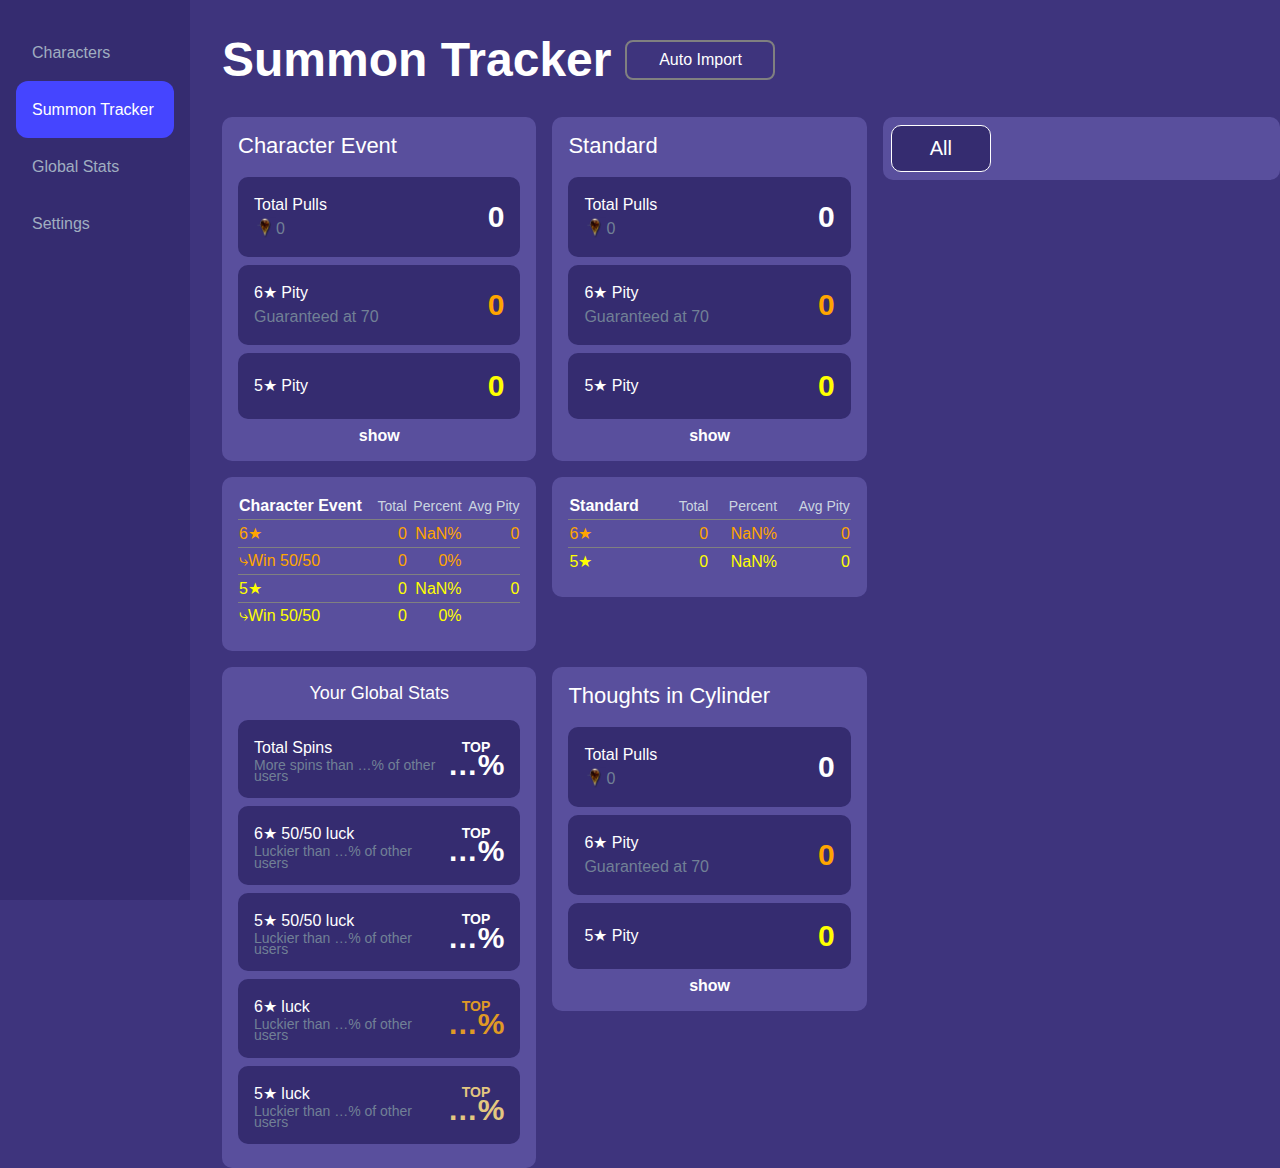
<file: index.html>
<!DOCTYPE html>

<html>
    <head>
        <title>Summon Tracker</title>
        <link rel="icon" type="image/x-icon" href="images/favicon.ico">
        <link rel="stylesheet" href="styles/summon_tracker.css">
        <link rel="stylesheet" href="styles/sidebar.css">
    </head>
    <body>
        <div class="sidebar">
            <div class="flex-column">
                <a class="sidebar-link" href="characters.html">Characters</a>
                <a class="sidebar-link" style="background-color: rgb(69, 69, 255); color: white;" href="/">Summon Tracker</a>
                <a class="sidebar-link" href="global_stats.html">Global Stats</a>
                <a class="sidebar-link" href="settings.html">Settings</a>
            </div>
        </div>
        <div class="summon-tracker">
            <header class="header">
                <div class="Title">Summon Tracker</div>
                <a href="auto_import.html">
                    <button class="Auto-Import">
                        Auto Import
                    </button>
                </a>
            </header>
            <div class="hehe" style="color: white; display: none; background-color: darkcyan; max-width: fit-content; padding: 16px; border-radius: 10px; margin-bottom: 16px;">You can now manually edit your character counts :) check it out in the characters page</div>
            <div class="flex">
                <div class="banner-wrapper">
                    <div class="banner">
                        <p>Character Event</p>
                        <div class="banner-stats">
                            <div class="inner-section">
                                Total Pulls
                                <div class="clear-drop-container">
                                    <img class="clear-drop" src="images/Clear_Drop.webp">
                                    <div class="clear-drop-count js-limited-clear-drop-count">0</div>
                                </div>
                            </div>
                            <div class="lifetime-pulls js-limited-lifetime-pulls">0</div>
                        </div>
                        <div class="banner-stats">
                            <div class="inner-section">
                                6&#9733; Pity
                                <div class="guaranteed-at-seventy">Guaranteed at 70</div>
                            </div>
                            <div class="guaranteed">
                                &#8593;
                                <div class="tooltip">
                                    The next 6&#9733; is guaranteed to be the promotional character
                                </div>
                            </div>
                            <div class="orange-pity js-limited-6star-pity">0</div>
                        </div>
                        <div class="banner-stats">
                            <div class="inner-section">
                                5&#9733; Pity
                            </div>
                            <div class="yellow-pity js-limited-5star-pity">0</div>
                        </div>
                        <div class="js-limited-banner-show-history">
                            show
                        </div>
                        <div class="limited-filter-buttons">
                            <button class="js-limited-show-6stars-button-true">6&#9733;</button>
                            <button class="js-limited-show-5stars-button-true">5&#9733;</button>
                            <button class="js-limited-show-432stars-button-false">4-&#9733;</button>
                        </div>
                        <table class="js-limited-banner-history banner-history">
                            <tr>
                                <th class="history-header">Name</th>
                                <th class="history-header">Time</th>
                                <th class="history-header">Pity</th>
                            </tr>
                        </table>
                    </div>
                    <div class="banner">
                        <p>Standard</p>
                        <div class="banner-stats">
                            <div class="inner-section">
                                Total Pulls
                                <div class="clear-drop-container">
                                    <img class="clear-drop" src="images/Clear_Drop.webp">
                                    <div class="clear-drop-count js-standard-clear-drop-count">0</div>
                                </div>
                            </div>
                            <div class="lifetime-pulls js-standard-lifetime-pulls">0</div>
                        </div>
                        <div class="banner-stats">
                            <div class="inner-section">
                                6&#9733; Pity
                                <div class="guaranteed-at-seventy">Guaranteed at 70</div>
                            </div>
                            <div class="orange-pity js-standard-6star-pity">0</div>
                        </div>
                        <div class="banner-stats">
                            <div class="inner-section">
                                5&#9733; Pity
                            </div>
                            <div class="yellow-pity js-standard-5star-pity">0</div>
                        </div>
                        <div class="js-standard-banner-show-history">
                            show
                        </div>
                        <div class="standard-filter-buttons">
                            <button class="js-standard-show-6stars-button-true">6&#9733;</button>
                            <button class="js-standard-show-5stars-button-true">5&#9733;</button>
                            <button class="js-standard-show-432stars-button-false">4-&#9733;</button>
                        </div>
                        <table class="js-standard-banner-history banner-history">
                            <tr>
                                <th class="history-header">Name</th>
                                <th class="history-header">Time</th>
                                <th class="history-header">Pity</th>
                            </tr>
                        </table>
                    </div>
                    <div class="banner">
                        <table class="banner-extra-stats-table">
                            <tr>
                                <th class="banner-extra-stats-title">Character Event</th>
                                <th>Total</th>
                                <th>Percent</th>
                                <th>Avg Pity</th>
                            </tr>
                            <tr class="banner-extra-stats-6star-row">
                                <td style="text-align: left">6&#9733;</td>
                                <td>0</td>
                                <td class="six-star-luck">0%</td>
                                <td>0</td>
                            </tr>
                            <tr class="banner-extra-stats-6star-row js-limited-banner-6star-5050s-info">
                                <td style="text-align: left">&#10551;Win 50/50</td>
                                <td>0</td>
                                <td class="six-star-5050wr">0%</td>
                                <td></td>
                            </tr>
                            <tr class="banner-extra-stats-5star-row">
                                <td style="text-align: left" class="border-bottom-style-solid">5&#9733;</td>
                                <td class="border-bottom-style-solid">0</td>
                                <td class="border-bottom-style-solid five-star-luck">0%</td>
                                <td class="border-bottom-style-solid">0</td>
                            </tr>
                            <tr class="banner-extra-stats-5star-row js-limited-banner-5star-5050s-info">
                                <td style="text-align: left" class="border-bottom-style-none">&#10551;Win 50/50</td>
                                <td class="border-bottom-style-none">0</td>
                                <td class="border-bottom-style-none five-star-5050wr">0%</td>
                                <td class="border-bottom-style-none"></td>
                            </tr>
                        </table>
                        <div class="limited-6star-list six-star-list"></div>
                    </div>
                    <div class="banner">
                        <table class="banner-extra-stats-table">
                            <tr>
                                <th class="banner-extra-stats-title">Standard</th>
                                <th>Total</th>
                                <th>Percent</th>
                                <th>Avg Pity</th>
                            </tr>
                            <tr class="banner-extra-stats-6star-row">
                                <td style="text-align: left">6&#9733;</td>
                                <td>0</td>
                                <td>0%</td>
                                <td>0</td>
                            </tr>
                            <tr class="banner-extra-stats-5star-row standard-banner-extra-stats-5star-row">
                                <td style="text-align: left">5&#9733;</td>
                                <td>0</td>
                                <td>0%</td>
                                <td>0</td>
                            </tr>
                        </table>
                        <div class="standard-6star-list six-star-list"></div>
                    </div>
                    <div class="banner global-stats">
                        <div class="global-stats-header">
                            Your Global Stats
                        </div>
                        <div class="banner-stats">
                            <div class="inner-section">
                                <div>Total Spins</div>
                                <div class="global-stats-description">More spins than &#8230;% of other users</div>
                            </div>
                            <div class="flex-column">
                                <div class="top-bottom">TOP</div>
                                <div class="percentage">&#8230;%</div>
                            </div>
                        </div>
                        <div class="banner-stats">
                            <div class="inner-section">
                                <div>6&#9733; 50/50 luck</div>
                                <div class="global-stats-description">Luckier than &#8230;% of other users</div>
                            </div>
                            <div class="flex-column">
                                <div class="top-bottom">TOP</div>
                                <div class="percentage">&#8230;%</div>
                            </div>
                        </div>
                        <div class="banner-stats">
                            <div class="inner-section">
                                <div>5&#9733; 50/50 luck</div>
                                <div class="global-stats-description">Luckier than &#8230;% of other users</div>
                            </div>
                            <div class="flex-column">
                                <div class="top-bottom">TOP</div>
                                <div class="percentage">&#8230;%</div>
                            </div>
                        </div>
                        <div class="banner-stats">
                            <div class="inner-section">
                                <div>6&#9733; luck</div>
                                <div class="global-stats-description">Luckier than &#8230;% of other users</div>
                            </div>
                            <div class="flex-column" style="color: rgb(224,154,37)">
                                <div class="top-bottom">TOP</div>
                                <div class="percentage">&#8230;%</div>
                            </div>
                        </div>
                        <div class="banner-stats">
                            <div class="inner-section">
                                <div>5&#9733; luck</div>
                                <div class="global-stats-description">Luckier than &#8230;% of other users</div>
                            </div>
                            <div class="flex-column" style="color: rgb(228,199,128)">
                                <div class="top-bottom">TOP</div>
                                <div class="percentage">&#8230;%</div>
                            </div>
                        </div>
                        <div class="flex global-stats-banner-type-buttons" style="display: none">
                            <button>Character</button>
                            <button>Standard</button>
                        </div>
                    </div>
                    <div class="banner">
                        <p>Thoughts in Cylinder</p>
                        <div class="banner-stats">
                            <div class="inner-section">
                                Total Pulls
                                <div class="clear-drop-container">
                                    <img class="clear-drop" src="images/Clear_Drop.webp">
                                    <div class="clear-drop-count js-jiu-clear-drop-count">0</div>
                                </div>
                            </div>
                            <div class="lifetime-pulls js-jiu-lifetime-pulls">0</div>
                        </div>
                        <div class="banner-stats">
                            <div class="inner-section">
                                6&#9733; Pity
                                <div class="guaranteed-at-seventy">Guaranteed at 70</div>
                            </div>
                            <div class="jiu-guaranteed">
                                &#8593;
                                <div class="tooltip">
                                    The next 6&#9733; is guaranteed to be the promotional character
                                </div>
                            </div>
                            <div class="orange-pity js-jiu-6star-pity">0</div>
                        </div>
                        <div class="banner-stats">
                            <div class="inner-section">
                                5&#9733; Pity
                            </div>
                            <div class="yellow-pity js-jiu-5star-pity">0</div>
                        </div>
                        <div class="js-jiu-banner-show-history">
                            show
                        </div>
                        <div class="jiu-filter-buttons">
                            <button class="js-jiu-show-6stars-button-true">6&#9733;</button>
                            <button class="js-jiu-show-5stars-button-true">5&#9733;</button>
                            <button class="js-jiu-show-432stars-button-false">4-&#9733;</button>
                        </div>
                        <table class="js-jiu-banner-history banner-history">
                            <tr>
                                <th class="history-header">Name</th>
                                <th class="history-header">Time</th>
                                <th class="history-header">Pity</th>
                            </tr>
                        </table>
                    </div>
                </div>
                <div class="flex-column side-wrapper">
                    <div class="banner-selection">
                        <div role="button" class="all-button selected">All</div>
                    </div>
                    <div class="banner beginner-banner">
                        <p class="beginner-title">Beginner</p>
                        <table class="js-beginner-banner-history banner-history">
                            <tr>
                                <th class="history-header">Name</th>
                                <th class="history-header">Time</th>
                                <th class="history-header">Pity</th>
                            </tr>
                        </table>
                    </div>
                    <div class="banner event-banner">
                        <p class="beginner-title">Invitation From The Water</p>
                        <table class="js-event-banner-history banner-history">
                            <tr>
                                <th class="history-header">Name</th>
                                <th class="history-header">Time</th>
                                <th class="history-header">Pity</th>
                            </tr>
                        </table>
                    </div>
                    <div class="banner abundance-banner">
                        <p class="beginner-title">Abundance of the Water</p>
                        <table class="js-abundance-banner-history banner-history">
                            <tr>
                                <th class="history-header">Name</th>
                                <th class="history-header">Time</th>
                                <th class="history-header">Pity</th>
                            </tr>
                        </table>
                    </div>
                    <div class="banner yearning-banner">
                        <p class="beginner-title">Yearning of the Water</p>
                        <table class="js-yearning-banner-history banner-history">
                            <tr>
                                <th class="history-header">Name</th>
                                <th class="history-header">Time</th>
                                <th class="history-header">Pity</th>
                            </tr>
                        </table>
                    </div>
                    <div class="banner revelation-banner">
                        <p class="beginner-title">Revelation of the Water</p>
                        <table class="js-revelation-banner-history banner-history">
                            <tr>
                                <th class="history-header">Name</th>
                                <th class="history-header">Time</th>
                                <th class="history-header">Pity</th>
                            </tr>
                        </table>
                    </div>
                    <div class="graph">this is where i would put my graph if i had one</div>
                </div>
            </div>
        </div>
        
        <script type="module" src="scripts/summon_tracker.js"></script>
    </body>
</html>
</file>
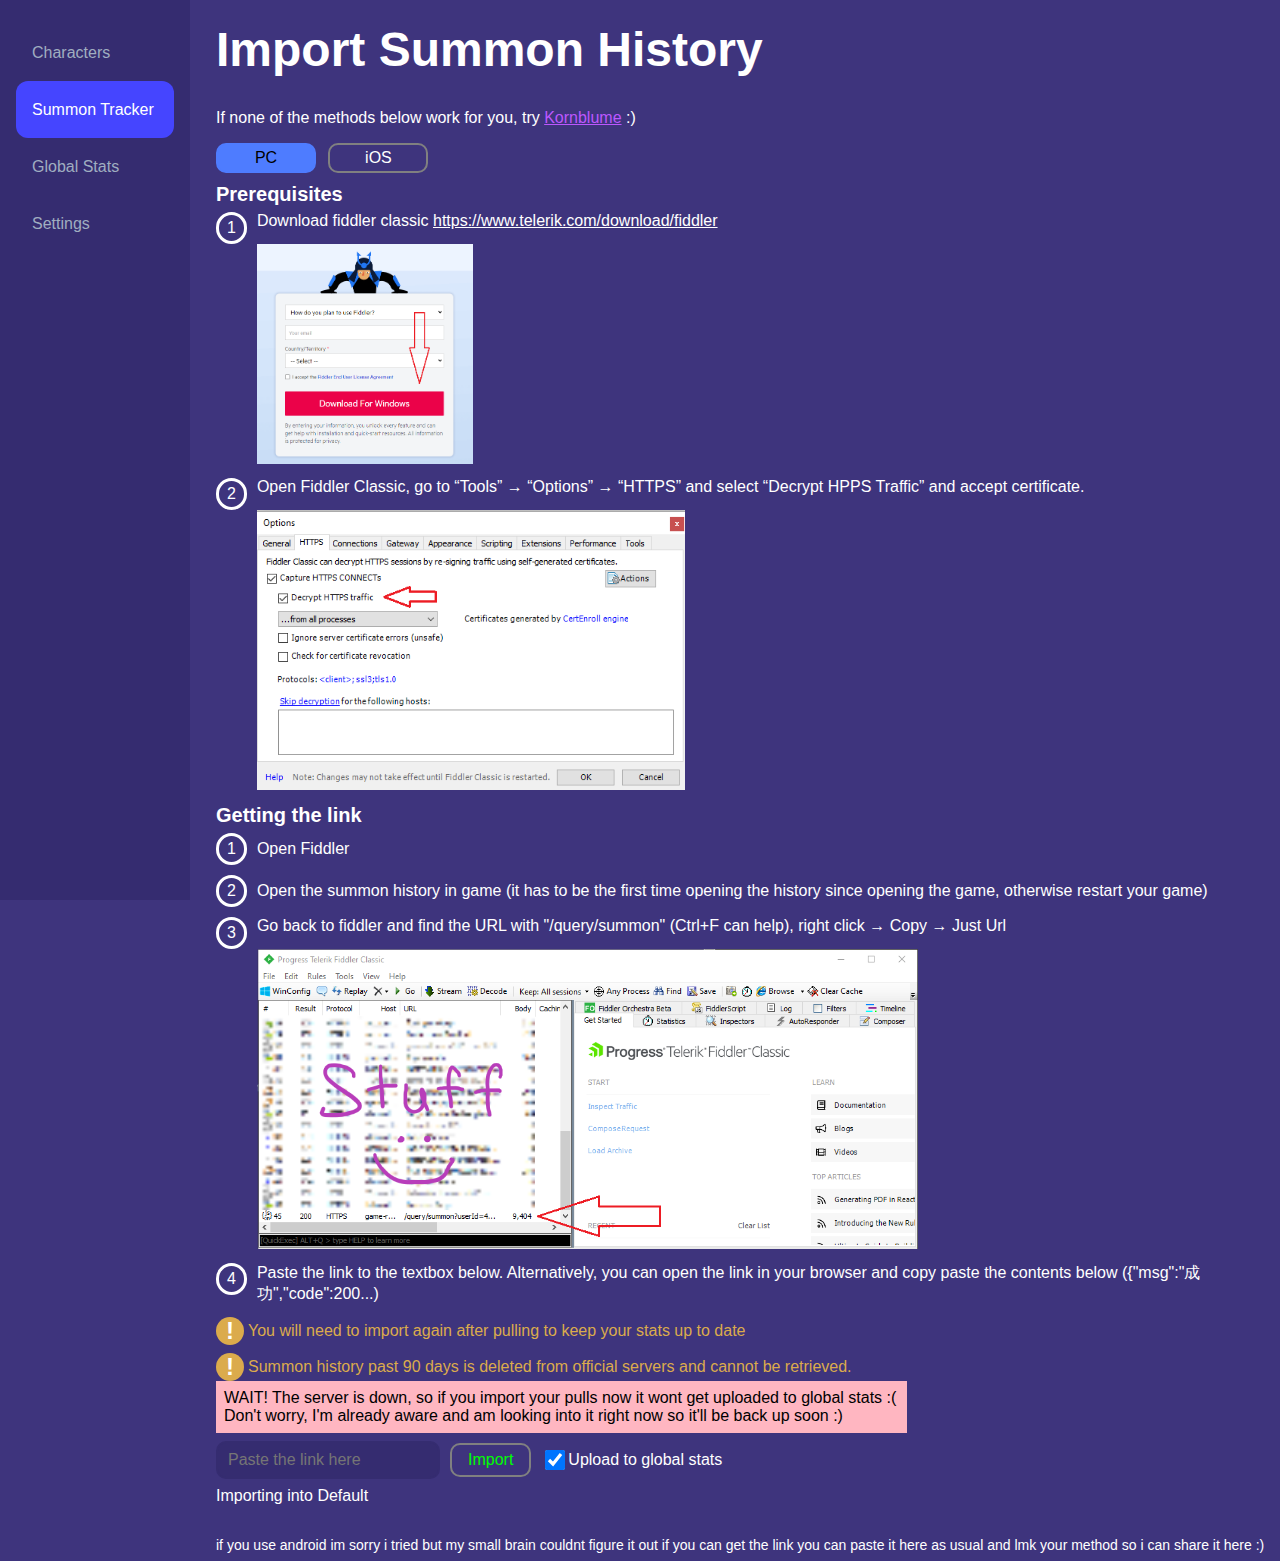
<file: auto_import.html>
<!DOCTYPE html>

<html>
    <head>
        <title>Auto Import</title>
        <link rel="icon" type="image/x-icon" href="images/favicon.ico">
        <link rel="stylesheet" href="styles/auto_import.css">
        <link rel="stylesheet" href="styles/sidebar.css">
    </head>
    <body>
        <div class="sidebar">
            <div class="flex-column">
                <a class="sidebar-link" href="characters.html">Characters</a>
                <a class="sidebar-link" style="background-color: rgb(69, 69, 255); color: white;" href="/">Summon Tracker</a>
                <a class="sidebar-link" href="global_stats.html">Global Stats</a>
                <a class="sidebar-link" href="settings.html">Settings</a>
            </div>
        </div>
        <h1>Import Summon History</h1>
        <div style="margin-bottom: 16px;">If none of the methods below work for you, try <a style="color: rgb(188, 87, 255);" href="https://windbow27.github.io/Kornblume/">Kornblume</a> :)</div>
        <div class="platform-buttons">
            <button class="pc-button">PC</button>
            <button class="ios-button">iOS</button>
        </div>
        <div class="import-directions pc-directions">
            <div style="font-weight: bold; font-size: 20px">Prerequisites</div>
            <div class="steps">
                <div class="step-number">1</div>
                <div style="display: block">
                    <div>Download fiddler classic <a style="color: white" href="https://www.telerik.com/download/fiddler">https://www.telerik.com/download/fiddler</a></div>
                    <img style="height: 220px" src="images/Download-Fiddler.png">
                </div>
            </div>
            <div class="steps">
                <div class="step-number">2</div>
                <div style="display: block">
                    <div>Open Fiddler Classic, go to “Tools” &rarr; “Options” &rarr; “HTTPS” and select “Decrypt HPPS Traffic” and accept certificate.</div>
                    <img style="height: 280px" src="images/Fiddler-Decrypt-HTTPS.png">
                </div>
                    
            </div>
            <div style="font-weight: bold; font-size: 20px">Getting the link</div>
            <div class="steps">
                <div class="step-number">1</div>
                <div>Open Fiddler</div>
            </div>
            <div class="steps">
                <div class="step-number">2</div>
                <div>Open the summon history in game (it has to be the first time opening the history since opening the game, otherwise restart your game)</div>
            </div>
            <div class="steps">
                <div class="step-number">3</div>
                <div style="display: block">
                    <div>Go back to fiddler and find the URL with "/query/summon" (Ctrl+F can help), right click &rarr; Copy &rarr; Just Url</div>
                    <img style="height: 300px" src="images/Link-In-Fiddler.png">
                </div>
            </div>
            <div class="steps">
                <div class="step-number">4</div>
                <div style="display: block">
                    <div>Paste the link to the textbox below. Alternatively, you can open the link in your browser and copy paste the contents below ({"msg":"成功","code":200...)</div>
                </div>
            </div>
        </div>
        <div class="import-directions ios-directions">
            <div style="font-size: 14px;">(If you've used this app for importing for genshin or hsr, it's the exact same process except for step 4 in prerequisites)</div>
            <div style="font-weight: bold; font-size: 20px">Prerequisites</div>
            <div class="steps">
                <div class="step-number">1</div>
                <div>Download Stream - Network Debug Tool <a style="color: white" href="https://apps.apple.com/us/app/stream-network-debug-tool/id1312141691">https://apps.apple.com/us/app/stream-network-debug-tool/id1312141691</a></div>
            </div>
            <div class="steps">
                <div class="step-number">2</div>
                <div>Open the app, go to HTTPS Sniffing &rarr; Install CA Certificate &rarr; A website will open, press Allow </div>
            </div>
            <div class="steps">
                <div class="step-number">3</div>
                <div>Go to your phone's settings &rarr; General &rarr; VPN & Device management &rarr; Stream Generated CA &rarr; Install</div>
            </div>
            <div class="steps">
                <div class="step-number">4</div>
                <div>Go back to General &rarr; About &rarr; scroll all the way to the bottom, Certificate Trust Settings &rarr; Enable full trust 
                    (I don't know if there are any risks to leaving this enabled, so just to be safe disable this after you get the link)</div>
            </div>
            <div class="steps">
                <div class="step-number">5</div>
                <div>Go back to Stream and a pop up will appear, choose I've trusted</div>
            </div>
            <div style="font-weight: bold; font-size: 20px">Getting the link</div>
            <div class="steps">
                <div class="step-number">1</div>
                <div>Open Stream and tap Sniff Now</div>
            </div>
            <div class="steps">
                <div class="step-number">2</div>
                <div>Open the summon history in game (it has to be the first time opening the history since opening the game, otherwise restart your game)</div>
            </div>
            <div class="steps">
                <div class="step-number">3</div>
                <div>Go back to Stream and tap Stop Sniffing</div>
            </div>
            <div class="steps">
                <div class="step-number">4</div>
                <div>Open Sniff History and find the request that starts with GET https://game-re-en-service.sl916.com/query/summon?</div>
            </div>
            <div class="steps">
                <div class="step-number">5</div>
                <div>Open the request &rarr; Request &rarr; copy the link under Request Line and paste it to the textbox below</div>
            </div>
            <div>Heres paimon.moe's guide if you're having trouble it should be very similar :) <a style="color: white" href="https://docs.google.com/document/d/1U8pf9lqKALtMSWI11t_6npYlVOCpIFZZRvhrC_9-2ek/edit#heading=h.qlzrekvf2c1d">https://docs.google.com/document/d/1U8pf9lqKALtMSWI11t_6npYlVOCpIFZZRvhrC_9-2ek/edit#heading=h.qlzrekvf2c1d</a></div>
        </div>
        <div style="display: flex; align-items: center; margin: 8px 0px;">
            <div class="exclamation">!</div>
            <div style="color: rgb(219, 171, 76)">You will need to import again after pulling to keep your stats up to date</div>
        </div>
        <div style="display: flex; align-items: center;">
            <div class="exclamation">!</div>
            <div style="color: rgb(219, 171, 76)">Summon history past 90 days is deleted from official servers and cannot be retrieved.</div>
        </div>
        <div class="server-down">
            WAIT! The server is down, so if you import your pulls now it wont get uploaded to global stats :(
			Don't worry, I'm already aware and am looking into it right now so it'll be back up soon :)
        </div>
        <div class="importing" style="display: none">Importing...</div>
        <div class="js-import-result"></div>
        <div class="import-wrapper">
            <div>
                <input class="link js-import-input" placeholder="Paste the link here">
            </div>
            <div>
                <button class="js-import-button">Import</button>
            </div>
            <div>
                <label class="container">
                    <input class="checkbox" type="checkbox" checked="checked">
                    <span class="checkmark"></span>
                    Upload to global stats
                </label>
            </div>
        </div>
        <div>Importing into <span class="js-selected-profile"></span></div>
        

        <div style="font-size: 14px; margin-top: 32px;">if you use android im sorry i tried but my small brain couldnt figure it out if you can get the link you can paste it here as usual and lmk your method so i can share it here :)</div>
        
        <script type="module" src="./scripts/auto_import.js"></script>
    </body>
</html>
</file>
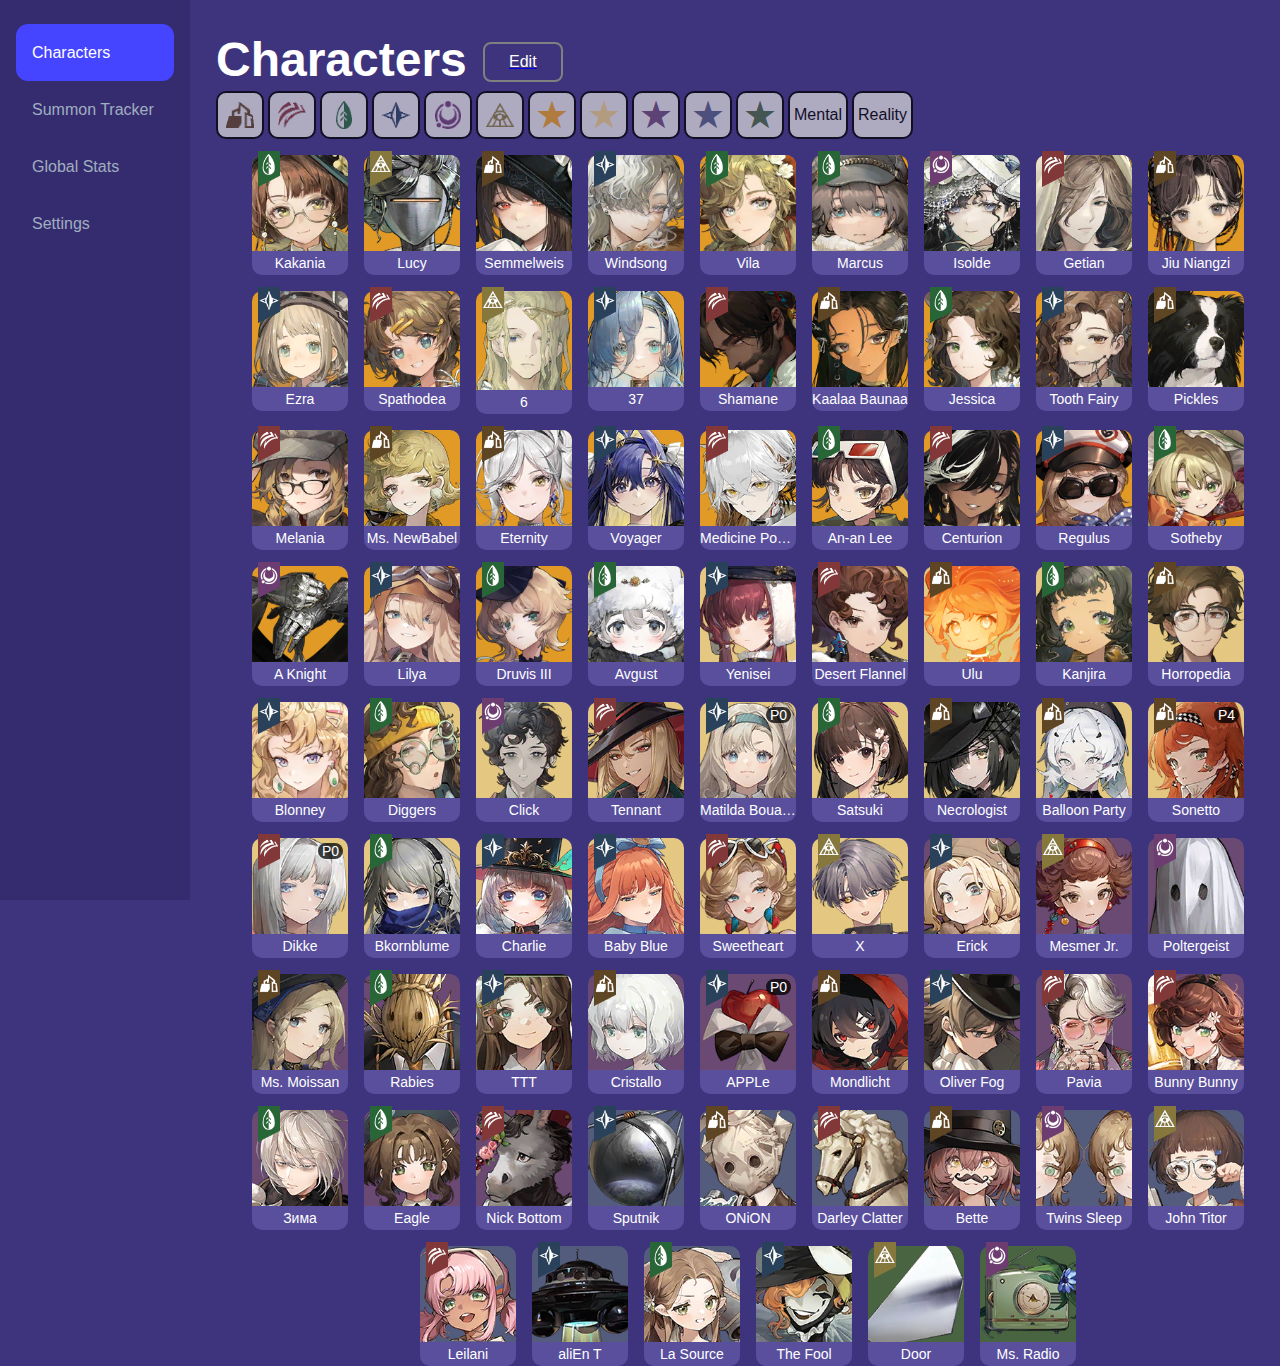
<file: characters.html>
<!DOCTYPE html>

<html>
    <head>
        <title>Characters</title>
        <link rel="icon" type="image/x-icon" href="images/favicon.ico">
        <link rel="stylesheet" href="styles/characters.css">
        <link rel="stylesheet" href="styles/sidebar.css">
    </head>
    <body>
        <div class="sidebar">
            <div class="flex-column">
                <a class="sidebar-link" style="background-color: rgb(69, 69, 255); color: white;" href="characters.html">Characters</a>
                <a class="sidebar-link" href="/">Summon Tracker</a>
                <a class="sidebar-link" href="global_stats.html">Global Stats</a>
                <a class="sidebar-link" href="settings.html">Settings</a>
            </div>
        </div>
        
        <main>
            <div class="flex-row" style="column-gap: 16px; align-items: center;">
                <h1>Characters</h1>
                <a href="characters_edit.html">
                    <button class="edit">Edit</button>
                </a>
            </div>
            <div class="flex-row sort-filter-bar">
                <div class="mineral afflatus">
                    <img src="images/afflatuses/mineral.webp">
                </div>
                <div class="beast afflatus">
                    <img src="images/afflatuses/beast.webp">
                </div>
                <div class="plant afflatus">
                    <img src="images/afflatuses/plant.webp">
                </div>
                <div class="star afflatus">
                    <img src="images/afflatuses/star.webp">
                </div>
                <div class="spirit afflatus">
                    <img src="images/afflatuses/spirit.webp">
                </div>
                <div class="intelligence afflatus">
                    <img src="images/afflatuses/intelligence.webp">
                </div>
                <div class="6 rarity stars" style="color: rgb(224,154,37);">&#9733;</div>
                <div class="5 rarity stars" style="color: rgb(228,199,128);">&#9733;</div>
                <div class="4 rarity stars" style="color: rgb(106,73,114);">&#9733;</div>
                <div class="3 rarity stars" style="color: rgb(84,92,125);">&#9733;</div>
                <div class="2 rarity stars" style="color: rgb(73,100,65);">&#9733;</div>
                <div class="mental damageType" style="width:fit-content">Mental</div>
                <div class="reality damageType" style="width:fit-content">Reality</div>
            </div>

            <!-- characters go here -->
            <div class="flex-row characters">
                <a>
                    <img class="character-img stars6" src="images/characters/icon/Kakania_Icon.png">
                    <div class="character-name">Kakania</div>
                    <img class="character-afflatus position-absolute" src="images/afflatuses/Plant_Banner.webp">
                    <div class="character-portray position-absolute _3080"></div>
                </a>
                <a>
                    <img class="character-img stars6" src="images/characters/icon/Lucy_Icon.png">
                    <div class="character-name">Lucy</div>
                    <img class="character-afflatus position-absolute" src="images/afflatuses/Intelligence_Banner.webp">
                    <div class="character-portray position-absolute _3086"></div>
                </a>
                <a>
                    <img class="character-img stars6" src="images/characters/icon/Semmelweis_Icon.png">
                    <div class="character-name">Semmelweis</div>
                    <img class="character-afflatus position-absolute" src="images/afflatuses/Mineral_Banner.webp">
                    <div class="character-portray position-absolute _3088"></div>
                </a>
                <a>
                    <img class="character-img stars6" src="images/characters/icon/Windsong_Icon.png">
                    <div class="character-name">Windsong</div>
                    <img class="character-afflatus position-absolute" src="images/afflatuses/Star_Banner.webp">
                    <div class="character-portray position-absolute _3077"></div>
                </a>
                <a>
                    <img class="character-img stars6" src="images/characters/icon/Vila_Icon.png">
                    <div class="character-name">Vila</div>
                    <img class="character-afflatus position-absolute" src="images/afflatuses/Plant_Banner.webp">
                    <div class="character-portray position-absolute _3087"></div>
                </a>
                <a>
                    <img class="character-img stars6" src="images/characters/icon/Marcus_Icon.png">
                    <div class="character-name">Marcus</div>
                    <img class="character-afflatus position-absolute" src="images/afflatuses/Plant_Banner.webp">
                    <div class="character-portray position-absolute _3065"></div>
                </a>
                <a>
                    <img class="character-img stars6" src="images/characters/icon/Isolde_Icon.png">
                    <div class="character-name">Isolde</div>
                    <img class="character-afflatus position-absolute" src="images/afflatuses/Spirit_Banner.webp">
                    <div class="character-portray position-absolute _3081"></div>
                </a>
                <a>
                    <img class="character-img stars6" src="images/characters/icon/Getian_Icon.png">
                    <div class="character-name">Getian</div>
                    <img class="character-afflatus position-absolute" src="images/afflatuses/Beast_Banner.webp">
                    <div class="character-portray position-absolute _3084"></div>
                </a>
                <a>
                    <img class="character-img stars6" src="images/characters/icon/Jiu_Niangzi_Icon.png">
                    <div class="character-name">Jiu Niangzi</div>
                    <img class="character-afflatus position-absolute" src="images/afflatuses/Mineral_Banner.webp">
                    <div class="character-portray position-absolute _3083"></div>
                </a>
                <a>
                    <img class="character-img stars6" src="images/characters/icon/Ezra_Icon.png">
                    <div class="character-name">Ezra</div>
                    <img class="character-afflatus position-absolute" src="images/afflatuses/Star_Banner.webp">
                    <div class="character-portray position-absolute _3074"></div>
                </a>
                <a>
                    <img class="character-img stars6" src="images/characters/icon/Spathodea_Icon.png">
                    <div class="character-name">Spathodea</div>
                    <img class="character-afflatus position-absolute" src="images/afflatuses/Beast_Banner.webp">
                    <div class="character-portray position-absolute _3073"></div>
                </a>
                <a>
                    <img class="character-img stars6" src="images/characters/icon/6_Icon.png">
                    <div class="character-name">6</div>
                    <img class="character-afflatus position-absolute" src="images/afflatuses/Intelligence_Banner.webp">
                    <div class="character-portray position-absolute _3079"></div>
                </a>
                <a>
                    <img class="character-img stars6" src="images/characters/icon/37_Icon.png">
                    <div class="character-name">37</div>
                    <img class="character-afflatus position-absolute" src="images/afflatuses/Star_Banner.webp">
                    <div class="character-portray position-absolute _3066"></div>
                </a>
                <a>
                    <img class="character-img stars6" src="images/characters/icon/Shamane_Icon.png">
                    <div class="character-name">Shamane</div>
                    <img class="character-afflatus position-absolute" src="images/afflatuses/Beast_Banner.webp">
                    <div class="character-portray position-absolute _3072"></div>
                </a>
                <a>
                    <img class="character-img stars6" src="images/characters/icon/Kaalaa_Baunaa_Icon.png">
                    <div class="character-name">Kaalaa Baunaa</div>
                    <img class="character-afflatus position-absolute" src="images/afflatuses/Mineral_Banner.webp">
                    <div class="character-portray position-absolute _3070"></div>
                </a>
                <a>
                    <img class="character-img stars6" src="images/characters/icon/Jessica_Icon.png">
                    <div class="character-name">Jessica</div>
                    <img class="character-afflatus position-absolute" src="images/afflatuses/Plant_Banner.webp">
                    <div class="character-portray position-absolute _3056"></div>
                </a>
                <a>
                    <img class="character-img stars6" src="images/characters/icon/Tooth_Fairy_Icon.png">
                    <div class="character-name">Tooth Fairy</div>
                    <img class="character-afflatus position-absolute" src="images/afflatuses/Star_Banner.webp">
                    <div class="character-portray position-absolute _3053"></div>
                </a>
                <a>
                    <img class="character-img stars6" src="images/characters/icon/Pickles_Icon.png">
                    <div class="character-name">Pickles</div>
                    <img class="character-afflatus position-absolute" src="images/afflatuses/Mineral_Banner.webp">
                    <div class="character-portray position-absolute _3063"></div>
                </a>
                <a>
                    <img class="character-img stars6" src="images/characters/icon/Melania_Icon.png">
                    <div class="character-name">Melania</div>
                    <img class="character-afflatus position-absolute" src="images/afflatuses/Beast_Banner.webp">
                    <div class="character-portray position-absolute _3062"></div>
                </a>
                <a>
                    <img class="character-img stars6" src="images/characters/icon/Ms._NewBabel_Icon.png">
                    <div class="character-name">Ms. NewBabel</div>
                    <img class="character-afflatus position-absolute" src="images/afflatuses/Mineral_Banner.webp">
                    <div class="character-portray position-absolute _3052"></div>
                </a>
                <a>
                    <img class="character-img stars6" src="images/characters/icon/Eternity_Icon.png">
                    <div class="character-name">Eternity</div>
                    <img class="character-afflatus position-absolute" src="images/afflatuses/Mineral_Banner.webp">
                    <div class="character-portray position-absolute _3051"></div>
                </a>
                <a>
                    <img class="character-img stars6" src="images/characters/icon/Voyager_Icon.png">
                    <div class="character-name">Voyager</div>
                    <img class="character-afflatus position-absolute" src="images/afflatuses/Star_Banner.webp">
                    <div class="character-portray position-absolute _3048"></div>
                </a>
                <a>
                    <img class="character-img stars6" src="images/characters/icon/Medicine_Pocket_Icon.png">
                    <div class="character-name">Medicine Pocket</div>
                    <img class="character-afflatus position-absolute" src="images/afflatuses/Beast_Banner.webp">
                    <div class="character-portray position-absolute _3047"></div>
                </a>
                <a>
                    <img class="character-img stars6" src="images/characters/icon/An-an_Lee_Icon.png">
                    <div class="character-name">An-an Lee</div>
                    <img class="character-afflatus position-absolute" src="images/afflatuses/Plant_Banner.webp">
                    <div class="character-portray position-absolute _3039"></div>
                </a>
                <a>
                    <img class="character-img stars6" src="images/characters/icon/Centurion_Icon.png">
                    <div class="character-name">Centurion</div>
                    <img class="character-afflatus position-absolute" src="images/afflatuses/Beast_Banner.webp">
                    <div class="character-portray position-absolute _3032"></div>
                </a>
                <a>
                    <img class="character-img stars6" src="images/characters/icon/Regulus_Icon.png">
                    <div class="character-name">Regulus</div>
                    <img class="character-afflatus position-absolute" src="images/afflatuses/Star_Banner.webp">
                    <div class="character-portray position-absolute _3025"></div>
                </a>
                <a>
                    <img class="character-img stars6" src="images/characters/icon/Sotheby_Icon.png">
                    <div class="character-name">Sotheby</div>
                    <img class="character-afflatus position-absolute" src="images/afflatuses/Plant_Banner.webp">
                    <div class="character-portray position-absolute _3009"></div>
                </a>
                <a>
                    <img class="character-img stars6" src="images/characters/icon/A_Knight_Icon.png">
                    <div class="character-name">A Knight</div>
                    <img class="character-afflatus position-absolute" src="images/afflatuses/Spirit_Banner.webp">
                    <div class="character-portray position-absolute _3007"></div>
                </a>
                <a>
                    <img class="character-img stars6" src="images/characters/icon/Lilya_Icon.png">
                    <div class="character-name">Lilya</div>
                    <img class="character-afflatus position-absolute" src="images/afflatuses/Star_Banner.webp">
                    <div class="character-portray position-absolute _3004"></div>
                </a>
                <a>
                    <img class="character-img stars6" src="images/characters/icon/Druvis_III_Icon.png">
                    <div class="character-name">Druvis III</div>
                    <img class="character-afflatus position-absolute" src="images/afflatuses/Plant_Banner.webp">
                    <div class="character-portray position-absolute _3003"></div>
                </a>
                <!-- 5* start -->
                <a>
                    <img class="character-img stars5" src="images/characters/icon/Avgust_Icon.png">
                    <div class="character-name">Avgust</div>
                    <img class="character-afflatus position-absolute" src="images/afflatuses/Plant_Banner.webp">
                    <div class="character-portray position-absolute _3078"></div>
                </a>
                <a>
                    <img class="character-img stars5" src="images/characters/icon/Yenisei_Icon.png">
                    <div class="character-name">Yenisei</div>
                    <img class="character-afflatus position-absolute" src="images/afflatuses/Star_Banner.webp">
                    <div class="character-portray position-absolute _3082"></div>
                </a>
                <a>
                    <img class="character-img stars5" src="images/characters/icon/Desert_Flannel_Icon.png">
                    <div class="character-name">Desert Flannel</div>
                    <img class="character-afflatus position-absolute" src="images/afflatuses/Beast_Banner.webp">
                    <div class="character-portray position-absolute _3075"></div>
                </a>
                <a>
                    <img class="character-img stars5" src="images/characters/icon/Ulu_Icon.png">
                    <div class="character-name">Ulu</div>
                    <img class="character-afflatus position-absolute" src="images/afflatuses/Mineral_Banner.webp">
                    <div class="character-portray position-absolute _3076"></div>
                </a>
                <a>
                    <img class="character-img stars5" src="images/characters/icon/Kanjira_Icon.png">
                    <div class="character-name">Kanjira</div>
                    <img class="character-afflatus position-absolute" src="images/afflatuses/Plant_Banner.webp">
                    <div class="character-portray position-absolute _3071"></div>
                </a>
                <a>
                    <img class="character-img stars5" src="images/characters/icon/Horropedia_Icon.png">
                    <div class="character-name">Horropedia</div>
                    <img class="character-afflatus position-absolute" src="images/afflatuses/Mineral_Banner.webp">
                    <div class="character-portray position-absolute _3061"></div>
                </a>
                <a>
                    <img class="character-img stars5" src="images/characters/icon/Blonney_Icon.png">
                    <div class="character-name">Blonney</div>
                    <img class="character-afflatus position-absolute" src="images/afflatuses/Star_Banner.webp">
                    <div class="character-portray position-absolute _3060"></div>
                </a>
                <a>
                    <img class="character-img stars5" src="images/characters/icon/Diggers_Icon.png">
                    <div class="character-name">Diggers</div>
                    <img class="character-afflatus position-absolute" src="images/afflatuses/Plant_Banner.webp">
                    <div class="character-portray position-absolute _3064"></div>
                </a>
                <a>
                    <img class="character-img stars5" src="images/characters/icon/Click_Icon.png">
                    <div class="character-name">Click</div>
                    <img class="character-afflatus position-absolute" src="images/afflatuses/Spirit_Banner.webp">
                    <div class="character-portray position-absolute _3049"></div>
                </a>
                <a>
                    <img class="character-img stars5" src="images/characters/icon/Tennant_Icon.png">
                    <div class="character-name">Tennant</div>
                    <img class="character-afflatus position-absolute" src="images/afflatuses/Beast_Banner.webp">
                    <div class="character-portray position-absolute _3043"></div>
                </a>
                <a>
                    <img class="character-img stars5" src="images/characters/icon/Matilda_Icon.png">
                    <div class="character-name">Matilda Bouanich</div>
                    <img class="character-afflatus position-absolute" src="images/afflatuses/Star_Banner.webp">
                    <div class="character-portray position-absolute _3041"></div>
                </a>
                <a>
                    <img class="character-img stars5" src="images/characters/icon/Satsuki_Icon.png">
                    <div class="character-name">Satsuki</div>
                    <img class="character-afflatus position-absolute" src="images/afflatuses/Plant_Banner.webp">
                    <div class="character-portray position-absolute _3038"></div>
                </a>
                <a>
                    <img class="character-img stars5" src="images/characters/icon/Necrologist_Icon.png">
                    <div class="character-name">Necrologist</div>
                    <img class="character-afflatus position-absolute" src="images/afflatuses/Mineral_Banner.webp">
                    <div class="character-portray position-absolute _3037"></div>
                </a>
                <a>
                    <img class="character-img stars5" src="images/characters/icon/Balloon_Party_Icon.png">
                    <div class="character-name">Balloon Party</div>
                    <img class="character-afflatus position-absolute" src="images/afflatuses/Mineral_Banner.webp">
                    <div class="character-portray position-absolute _3024"></div>
                </a>
                <a>
                    <img class="character-img stars5" src="images/characters/icon/Sonetto_Icon.png">
                    <div class="character-name">Sonetto</div>
                    <img class="character-afflatus position-absolute" src="images/afflatuses/Mineral_Banner.webp">
                    <div class="character-portray position-absolute _3023"></div>
                </a>
                <a>
                    <img class="character-img stars5" src="images/characters/icon/Dikke_Icon.png">
                    <div class="character-name">Dikke</div>
                    <img class="character-afflatus position-absolute" src="images/afflatuses/Beast_Banner.webp">
                    <div class="character-portray position-absolute _3022"></div>
                </a>
                <a>
                    <img class="character-img stars5" src="images/characters/icon/Bkornblume_Icon.png">
                    <div class="character-name">Bkornblume</div>
                    <img class="character-afflatus position-absolute" src="images/afflatuses/Plant_Banner.webp">
                    <div class="character-portray position-absolute _3020"></div>
                </a>
                <a>
                    <img class="character-img stars5" src="images/characters/icon/Charlie_Icon.png">
                    <div class="character-name">Charlie</div>
                    <img class="character-afflatus position-absolute" src="images/afflatuses/Star_Banner.webp">
                    <div class="character-portray position-absolute _3017"></div>
                </a>
                <a>
                    <img class="character-img stars5" src="images/characters/icon/Baby_Blue_Icon.png">
                    <div class="character-name">Baby Blue</div>
                    <img class="character-afflatus position-absolute" src="images/afflatuses/Star_Banner.webp">
                    <div class="character-portray position-absolute _3016"></div>
                </a>
                <a>
                    <img class="character-img stars5" src="images/characters/icon/Sweetheart_Icon.png">
                    <div class="character-name">Sweetheart</div>
                    <img class="character-afflatus position-absolute" src="images/afflatuses/Beast_Banner.webp">
                    <div class="character-portray position-absolute _3011"></div>
                </a>
                <a>
                    <img class="character-img stars5" src="images/characters/icon/X_Icon.png">
                    <div class="character-name">X</div>
                    <img class="character-afflatus position-absolute" src="images/afflatuses/Intelligence_Banner.webp">
                    <div class="character-portray position-absolute _3010"></div>
                </a>
                <a>
                    <img class="character-img stars4" src="images/characters/icon/Erick_Icon.png">
                    <div class="character-name">Erick</div>
                    <img class="character-afflatus position-absolute" src="images/afflatuses/Star_Banner.webp">
                    <div class="character-portray position-absolute _3058"></div>
                </a>
                <a>
                    <img class="character-img stars4" src="images/characters/icon/Mesmer_Jr._Icon.png">
                    <div class="character-name">Mesmer Jr.</div>
                    <img class="character-afflatus position-absolute" src="images/afflatuses/Intelligence_Banner.webp">
                    <div class="character-portray position-absolute _3057"></div>
                </a>
                <a>
                    <img class="character-img stars4" src="images/characters/icon/Poltergeist_Icon.png">
                    <div class="character-name">Poltergeist</div>
                    <img class="character-afflatus position-absolute" src="images/afflatuses/Spirit_Banner.webp">
                    <div class="character-portray position-absolute _3046"></div>
                </a>
                <a>
                    <img class="character-img stars4" src="images/characters/icon/Ms._Moissan_Icon.png">
                    <div class="character-name">Ms. Moissan</div>
                    <img class="character-afflatus position-absolute" src="images/afflatuses/Mineral_Banner.webp">
                    <div class="character-portray position-absolute _3044"></div>
                </a>
                <a>
                    <img class="character-img stars4" src="images/characters/icon/Rabies_Icon.png">
                    <div class="character-name">Rabies</div>
                    <img class="character-afflatus position-absolute" src="images/afflatuses/Plant_Banner.webp">
                    <div class="character-portray position-absolute _3042"></div>
                </a>
                <a>
                    <img class="character-img stars4" src="images/characters/icon/TTT_Icon.png">
                    <div class="character-name">TTT</div>
                    <img class="character-afflatus position-absolute" src="images/afflatuses/Star_Banner.webp">
                    <div class="character-portray position-absolute _3033"></div>
                </a>
                <a>
                    <img class="character-img stars4" src="images/characters/icon/Cristallo_Icon.png">
                    <div class="character-name">Cristallo</div>
                    <img class="character-afflatus position-absolute" src="images/afflatuses/Mineral_Banner.webp">
                    <div class="character-portray position-absolute _3031"></div>
                </a>
                <a>
                    <img class="character-img stars4" src="images/characters/icon/APPLe_Icon.png">
                    <div class="character-name">APPLe</div>
                    <img class="character-afflatus position-absolute" src="images/afflatuses/Star_Banner.webp">
                    <div class="character-portray position-absolute _3028"></div>
                </a>
                <a>
                    <img class="character-img stars4" src="images/characters/icon/Mondlicht_Icon.png">
                    <div class="character-name">Mondlicht</div>
                    <img class="character-afflatus position-absolute" src="images/afflatuses/Mineral_Banner.webp">
                    <div class="character-portray position-absolute _3026"></div>
                </a>
                <a>
                    <img class="character-img stars4" src="images/characters/icon/Oliver_Fog_Icon.png">
                    <div class="character-name">Oliver Fog</div>
                    <img class="character-afflatus position-absolute" src="images/afflatuses/Star_Banner.webp">
                    <div class="character-portray position-absolute _3018"></div>
                </a>
                <a>
                    <img class="character-img stars4" src="images/characters/icon/Pavia_Icon.png">
                    <div class="character-name">Pavia</div>
                    <img class="character-afflatus position-absolute" src="images/afflatuses/Beast_Banner.webp">
                    <div class="character-portray position-absolute _3015"></div>
                </a>
                <a>
                    <img class="character-img stars4" src="images/characters/icon/Bunny_Bunny_Icon.png">
                    <div class="character-name">Bunny Bunny</div>
                    <img class="character-afflatus position-absolute" src="images/afflatuses/Beast_Banner.webp">
                    <div class="character-portray position-absolute _3014"></div>
                </a>
                <a>
                    <img class="character-img stars4" src="images/characters/icon/Зима_Icon.png">
                    <div class="character-name">Зима</div>
                    <img class="character-afflatus position-absolute" src="images/afflatuses/Plant_Banner.webp">
                    <div class="character-portray position-absolute _3013"></div>
                </a>
                <a>
                    <img class="character-img stars4" src="images/characters/icon/Eagle_Icon.png">
                    <div class="character-name">Eagle</div>
                    <img class="character-afflatus position-absolute" src="images/afflatuses/Plant_Banner.webp">
                    <div class="character-portray position-absolute _3006"></div>
                </a>
                <a>
                    <img class="character-img stars4" src="images/characters/icon/Nick_Bottom_Icon.png">
                    <div class="character-name">Nick Bottom</div>
                    <img class="character-afflatus position-absolute" src="images/afflatuses/Beast_Banner.webp">
                    <div class="character-portray position-absolute _3005"></div>
                </a>
                <a>
                    <img class="character-img stars3" src="images/characters/icon/Sputnik_Icon.png">
                    <div class="character-name">Sputnik</div>
                    <img class="character-afflatus position-absolute" src="images/afflatuses/Star_Banner.webp">
                    <div class="character-portray position-absolute _3055"></div>
                </a>
                <a>
                    <img class="character-img stars3" src="images/characters/icon/ONiON_Icon.png">
                    <div class="character-name">ONiON</div>
                    <img class="character-afflatus position-absolute" src="images/afflatuses/Mineral_Banner.webp">
                    <div class="character-portray position-absolute _3054"></div>
                </a>
                <a>
                    <img class="character-img stars3" src="images/characters/icon/Darley_Clatter_Icon.png">
                    <div class="character-name">Darley Clatter</div>
                    <img class="character-afflatus position-absolute" src="images/afflatuses/Beast_Banner.webp">
                    <div class="character-portray position-absolute _3050"></div>
                </a>
                <a>
                    <img class="character-img stars3" src="images/characters/icon/Bette_Icon.png">
                    <div class="character-name">Bette</div>
                    <img class="character-afflatus position-absolute" src="images/afflatuses/Mineral_Banner.webp">
                    <div class="character-portray position-absolute _3045"></div>
                </a>
                <a>
                    <img class="character-img stars3" src="images/characters/icon/Twins_Sleep_Icon.png">
                    <div class="character-name">Twins Sleep</div>
                    <img class="character-afflatus position-absolute" src="images/afflatuses/Spirit_Banner.webp">
                    <div class="character-portray position-absolute _3040"></div>
                </a>
                <a>
                    <img class="character-img stars3" src="images/characters/icon/John_Titor_Icon.png">
                    <div class="character-name">John Titor</div>
                    <img class="character-afflatus position-absolute" src="images/afflatuses/Intelligence_Banner.webp">
                    <div class="character-portray position-absolute _3036"></div>
                </a>
                <a>
                    <img class="character-img stars3" src="images/characters/icon/Leilani_Icon.png">
                    <div class="character-name">Leilani</div>
                    <img class="character-afflatus position-absolute" src="images/afflatuses/Beast_Banner.webp">
                    <div class="character-portray position-absolute _3035"></div>
                </a>
                <a>
                    <img class="character-img stars3" src="images/characters/icon/aliEn_T_Icon.png">
                    <div class="character-name">aliEn T</div>
                    <img class="character-afflatus position-absolute" src="images/afflatuses/Star_Banner.webp">
                    <div class="character-portray position-absolute _3034"></div>
                </a>
                <a>
                    <img class="character-img stars3" src="images/characters/icon/La_Source_Icon.png">
                    <div class="character-name">La Source</div>
                    <img class="character-afflatus position-absolute" src="images/afflatuses/Plant_Banner.webp">
                    <div class="character-portray position-absolute _3030"></div>
                </a>
                <a>
                    <img class="character-img stars3" src="images/characters/icon/The_Fool_Icon.png">
                    <div class="character-name">The Fool</div>
                    <img class="character-afflatus position-absolute" src="images/afflatuses/Star_Banner.webp">
                    <div class="character-portray position-absolute _3012"></div>
                </a>
                <a>
                    <img class="character-img stars2" src="images/characters/icon/Door_Icon.png">
                    <div class="character-name">Door</div>
                    <img class="character-afflatus position-absolute" src="images/afflatuses/Intelligence_Banner.webp">
                    <div class="character-portray position-absolute _3059"></div>
                </a>
                <a>
                    <img class="character-img stars2" src="images/characters/icon/Ms._Radio_Icon.png">
                    <div class="character-name">Ms. Radio</div>
                    <img class="character-afflatus position-absolute" src="images/afflatuses/Spirit_Banner.webp">
                    <div class="character-portray position-absolute _3027"></div>
                </a>

                <!--
                <a>
                    <img class="character-img stars5" src="images/characters/icon/Schneider_Icon.png">
                    <div class="character-name">Schneider</div>
                    <img class="character-afflatus position-absolute" src="images/afflatuses/Beast_Banner.webp">
                    <div class="character-portray position-absolute _3029"></div>
                </a>
                    -->
            </div>
        </main>

        <script type="module" src="scripts/characters.js"></script>
    </body>
</html>
</file>
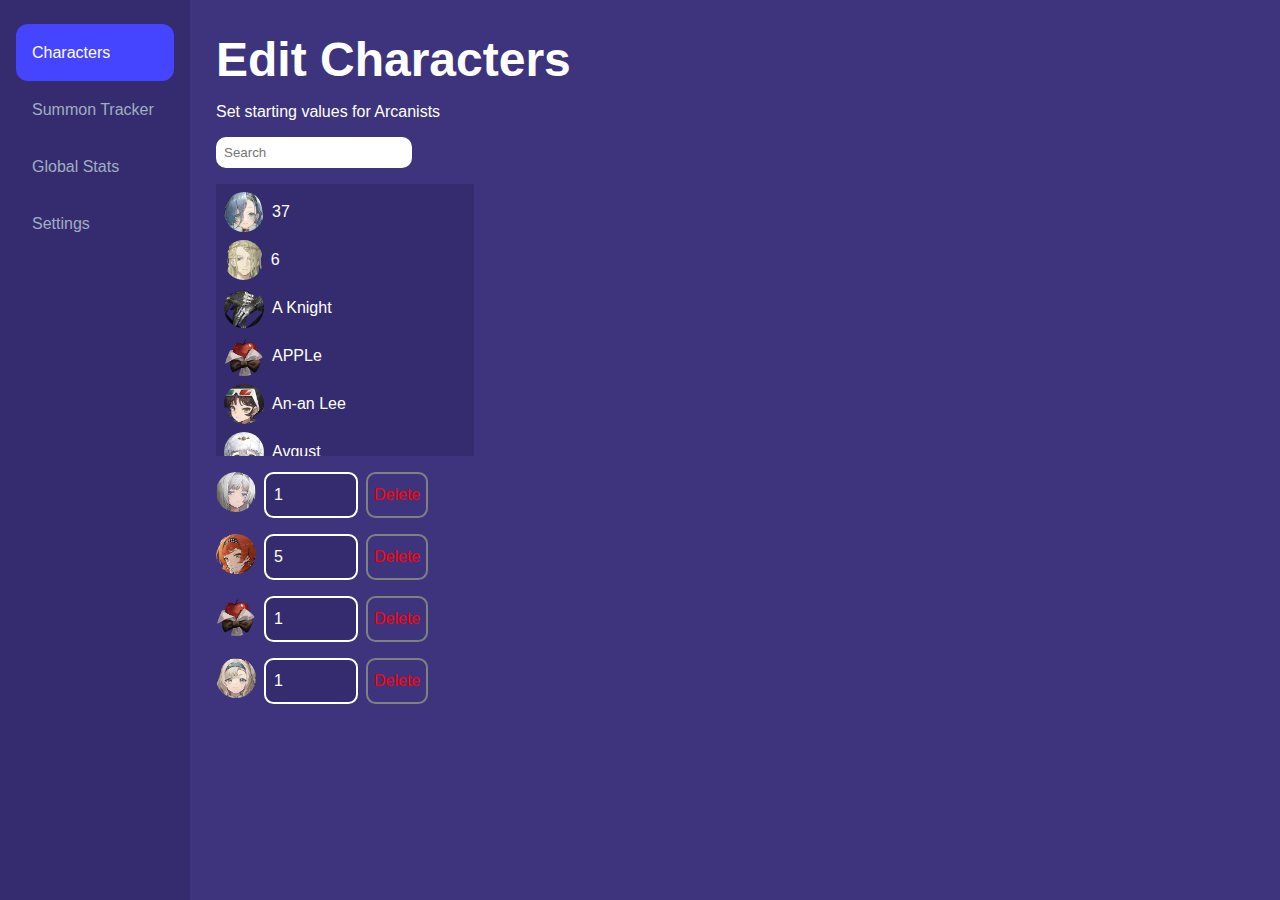
<file: characters_edit.html>
<!DOCTYPE html>

<html>
    <head>
        <title>Edit Characters</title>
        <link rel="stylesheet" href="styles/characters_edit.css">
        <link rel="stylesheet" href="styles/sidebar.css">
    </head>
    <body>
        <div class="sidebar">
            <div class="flex-column">
                <a class="sidebar-link" style="background-color: rgb(69, 69, 255); color: white;" href="characters.html">Characters</a>
                <a class="sidebar-link" href="index.html">Summon Tracker</a>
                <a class="sidebar-link" href="global_stats.html">Global Stats</a>
                <a class="sidebar-link" href="settings.html">Settings</a>
            </div>
        </div>
        
        <main>
            <h1>Edit Characters</h1>
            <p style="margin: 0px; color: white;">Set starting values for Arcanists</p>
            <input class="search-bar" placeholder="Search">
            <div class="character-cards">
                <div class="card">
                    <img class="character-img" src="images/characters/icon/37_Icon.png">
                    <div>37</div>
                </div>
                <div class="card">
                    <img class="character-img" src="images/characters/icon/6_Icon.png">
                    <div>6</div>
                </div>
                <div class="card">
                    <img class="character-img" src="images/characters/icon/A_Knight_Icon.png">
                    <div>A Knight</div>
                </div>
                <div class="card">
                    <img class="character-img" src="images/characters/icon/APPLe_Icon.png">
                    <div>APPLe</div>
                </div>
                <div class="card">
                    <img class="character-img" src="images/characters/icon/An-an_Lee_Icon.png">
                    <div>An-an Lee</div>
                </div>
                <div class="card">
                    <img class="character-img" src="images/characters/icon/Avgust_Icon.png">
                    <div>Avgust</div>
                </div>
                <div class="card">
                    <img class="character-img" src="images/characters/icon/Baby_Blue_Icon.png">
                    <div>Baby Blue</div>
                </div>
                <div class="card">
                    <img class="character-img" src="images/characters/icon/Balloon_Party_Icon.png">
                    <div>Balloon Party</div>
                </div>
                <div class="card">
                    <img class="character-img" src="images/characters/icon/Bette_Icon.png">
                    <div>Bette</div>
                </div>
                <div class="card">
                    <img class="character-img" src="images/characters/icon/Bkornblume_Icon.png">
                    <div>Bkornblume</div>
                </div>
                <div class="card">
                    <img class="character-img" src="images/characters/icon/Blonney_Icon.png">
                    <div>Blonney</div>
                </div>
                <div class="card">
                    <img class="character-img" src="images/characters/icon/Bunny_Bunny_Icon.png">
                    <div>Bunny Bunny</div>
                </div>
                <div class="card">
                    <img class="character-img" src="images/characters/icon/Centurion_Icon.png">
                    <div>Centurion</div>
                </div>
                <div class="card">
                    <img class="character-img" src="images/characters/icon/Charlie_Icon.png">
                    <div>Charlie</div>
                </div>
                <div class="card">
                    <img class="character-img" src="images/characters/icon/Click_Icon.png">
                    <div>Click</div>
                </div>
                <div class="card">
                    <img class="character-img" src="images/characters/icon/Cristallo_Icon.png">
                    <div>Cristallo</div>
                </div>
                <div class="card">
                    <img class="character-img" src="images/characters/icon/Darley_Clatter_Icon.png">
                    <div>Darley Clatter</div>
                </div>
                <div class="card">
                    <img class="character-img" src="images/characters/icon/Desert_Flannel_Icon.png">
                    <div>Desert Flannel</div>
                </div>
                <div class="card">
                    <img class="character-img" src="images/characters/icon/Diggers_Icon.png">
                    <div>Diggers</div>
                </div>
                <div class="card">
                    <img class="character-img" src="images/characters/icon/Dikke_Icon.png">
                    <div>Dikke</div>
                </div>
                <div class="card">
                    <img class="character-img" src="images/characters/icon/Door_Icon.png">
                    <div>Door</div>
                </div>
                <div class="card">
                    <img class="character-img" src="images/characters/icon/Druvis_III_Icon.png">
                    <div>Druvis III</div>
                </div>
                <div class="card">
                    <img class="character-img" src="images/characters/icon/Eagle_Icon.png">
                    <div>Eagle</div>
                </div>
                <div class="card">
                    <img class="character-img" src="images/characters/icon/Erick_Icon.png">
                    <div>Erick</div>
                </div>
                <div class="card">
                    <img class="character-img" src="images/characters/icon/Eternity_Icon.png">
                    <div>Eternity</div>
                </div>
                <div class="card">
                    <img class="character-img" src="images/characters/icon/Ezra_Icon.png">
                    <div>Ezra</div>
                </div>
                <div class="card">
                    <img class="character-img" src="images/characters/icon/Getian_Icon.png">
                    <div>Getian</div>
                </div>
                <div class="card">
                    <img class="character-img" src="images/characters/icon/Horropedia_Icon.png">
                    <div>Horropedia</div>
                </div>
                <div class="card">
                    <img class="character-img" src="images/characters/icon/Isolde_Icon.png">
                    <div>Isolde</div>
                </div>
                <div class="card">
                    <img class="character-img" src="images/characters/icon/Jessica_Icon.png">
                    <div>Jessica</div>
                </div>
                <div class="card">
                    <img class="character-img" src="images/characters/icon/Jiu_Niangzi_Icon.png">
                    <div>Jiu Niangzi</div>
                </div>
                <div class="card">
                    <img class="character-img" src="images/characters/icon/John_Titor_Icon.png">
                    <div>John Titor</div>
                </div>
                <div class="card">
                    <img class="character-img" src="images/characters/icon/Kaalaa_Baunaa_Icon.png">
                    <div>Kaalaa Baunaa</div>
                </div>
                <div class="card">
                    <img class="character-img" src="images/characters/icon/Kakania_Icon.png">
                    <div>Kakania</div>
                </div>
                <div class="card">
                    <img class="character-img" src="images/characters/icon/Kanjira_Icon.png">
                    <div>Kanjira</div>
                </div>
                <div class="card">
                    <img class="character-img" src="images/characters/icon/La_Source_Icon.png">
                    <div>La Source</div>
                </div>
                <div class="card">
                    <img class="character-img" src="images/characters/icon/Leilani_Icon.png">
                    <div>Leilani</div>
                </div>
                <div class="card">
                    <img class="character-img" src="images/characters/icon/Lilya_Icon.png">
                    <div>Lilya</div>
                </div>
                <div class="card">
                    <img class="character-img" src="images/characters/icon/Lucy_Icon.png">
                    <div>Lucy</div>
                </div>
                <div class="card">
                    <img class="character-img" src="images/characters/icon/Marcus_Icon.png">
                    <div>Marcus</div>
                </div>
                <div class="card">
                    <img class="character-img" src="images/characters/icon/Matilda_Icon.png">
                    <div>Matilda Bouanich</div>
                </div>
                <div class="card">
                    <img class="character-img" src="images/characters/icon/Medicine_Pocket_Icon.png">
                    <div>Medicine Pocket</div>
                </div>
                <div class="card">
                    <img class="character-img" src="images/characters/icon/Melania_Icon.png">
                    <div>Melania</div>
                </div>
                <div class="card">
                    <img class="character-img" src="images/characters/icon/Mesmer_Jr._Icon.png">
                    <div>Mesmer Jr.</div>
                </div>
                <div class="card">
                    <img class="character-img" src="images/characters/icon/Mondlicht_Icon.png">
                    <div>Mondlicht</div>
                </div>
                <div class="card">
                    <img class="character-img" src="images/characters/icon/Ms._Moissan_Icon.png">
                    <div>Ms. Moissan</div>
                </div>
                <div class="card">
                    <img class="character-img" src="images/characters/icon/Ms._NewBabel_Icon.png">
                    <div>Ms. NewBabel</div>
                </div>
                <div class="card">
                    <img class="character-img" src="images/characters/icon/Ms._Radio_Icon.png">
                    <div>Ms. Radio</div>
                </div>
                <div class="card">
                    <img class="character-img" src="images/characters/icon/Necrologist_Icon.png">
                    <div>Necrologist</div>
                </div>
                <div class="card">
                    <img class="character-img" src="images/characters/icon/Nick_Bottom_Icon.png">
                    <div>Nick Bottom</div>
                </div>
                <div class="card">
                    <img class="character-img" src="images/characters/icon/ONiON_Icon.png">
                    <div>ONiON</div>
                </div>
                <div class="card">
                    <img class="character-img" src="images/characters/icon/Oliver_Fog_Icon.png">
                    <div>Oliver Fog</div>
                </div>
                <div class="card">
                    <img class="character-img" src="images/characters/icon/Pavia_Icon.png">
                    <div>Pavia</div>
                </div>
                <div class="card">
                    <img class="character-img" src="images/characters/icon/Pickles_Icon.png">
                    <div>Pickles</div>
                </div>
                <div class="card">
                    <img class="character-img" src="images/characters/icon/Poltergeist_Icon.png">
                    <div>Poltergeist</div>
                </div>
                <div class="card">
                    <img class="character-img" src="images/characters/icon/Rabies_Icon.png">
                    <div>Rabies</div>
                </div>
                <div class="card">
                    <img class="character-img" src="images/characters/icon/Regulus_Icon.png">
                    <div>Regulus</div>
                </div>
                <div class="card">
                    <img class="character-img" src="images/characters/icon/Satsuki_Icon.png">
                    <div>Satsuki</div>
                </div>
                <div class="card">
                    <img class="character-img" src="images/characters/icon/Semmelweis_Icon.png">
                    <div>Semmelweis</div>
                </div>
                <div class="card">
                    <img class="character-img" src="images/characters/icon/Shamane_Icon.png">
                    <div>Shamane</div>
                </div>
                <div class="card">
                    <img class="character-img" src="images/characters/icon/Sonetto_Icon.png">
                    <div>Sonetto</div>
                </div>
                <div class="card">
                    <img class="character-img" src="images/characters/icon/Sotheby_Icon.png">
                    <div>Sotheby</div>
                </div>
                <div class="card">
                    <img class="character-img" src="images/characters/icon/Spathodea_Icon.png">
                    <div>Spathodea</div>
                </div>
                <div class="card">
                    <img class="character-img" src="images/characters/icon/Sputnik_Icon.png">
                    <div>Sputnik</div>
                </div>
                <div class="card">
                    <img class="character-img" src="images/characters/icon/Sweetheart_Icon.png">
                    <div>Sweetheart</div>
                </div>
                <div class="card">
                    <img class="character-img" src="images/characters/icon/TTT_Icon.png">
                    <div>TTT</div>
                </div>
                <div class="card">
                    <img class="character-img" src="images/characters/icon/Tennant_Icon.png">
                    <div>Tennant</div>
                </div>
                <div class="card">
                    <img class="character-img" src="images/characters/icon/The_Fool_Icon.png">
                    <div>The Fool</div>
                </div>
                <div class="card">
                    <img class="character-img" src="images/characters/icon/Tooth_Fairy_Icon.png">
                    <div>Tooth Fairy</div>
                </div>
                <div class="card">
                    <img class="character-img" src="images/characters/icon/Twins_Sleep_Icon.png">
                    <div>Twins Sleep</div>
                </div>
                <div class="card">
                    <img class="character-img" src="images/characters/icon/Ulu_Icon.png">
                    <div>Ulu</div>
                </div>
                <div class="card">
                    <img class="character-img" src="images/characters/icon/Vila_Icon.png">
                    <div>Vila</div>
                </div>
                <div class="card">
                    <img class="character-img" src="images/characters/icon/Voyager_Icon.png">
                    <div>Voyager</div>
                </div>
                <div class="card">
                    <img class="character-img" src="images/characters/icon/Windsong_Icon.png">
                    <div>Windsong</div>
                </div>
                <div class="card">
                    <img class="character-img" src="images/characters/icon/X_Icon.png">
                    <div>X</div>
                </div>
                <div class="card">
                    <img class="character-img" src="images/characters/icon/Yenisei_Icon.png">
                    <div>Yenisei</div>
                </div>
                <div class="card">
                    <img class="character-img" src="images/characters/icon/aliEn_T_Icon.png">
                    <div>aliEn T</div>
                </div>
                <div class="card">
                    <img class="character-img" src="images/characters/icon/Зима_Icon.png">
                    <div>Зима</div>
                </div>
            </div>
            <div class="edited-chars-list">

            </div>
        </main>
        
        <script type="module" src="scripts/characters_edit.js"></script>
    </body>
</html>
</file>
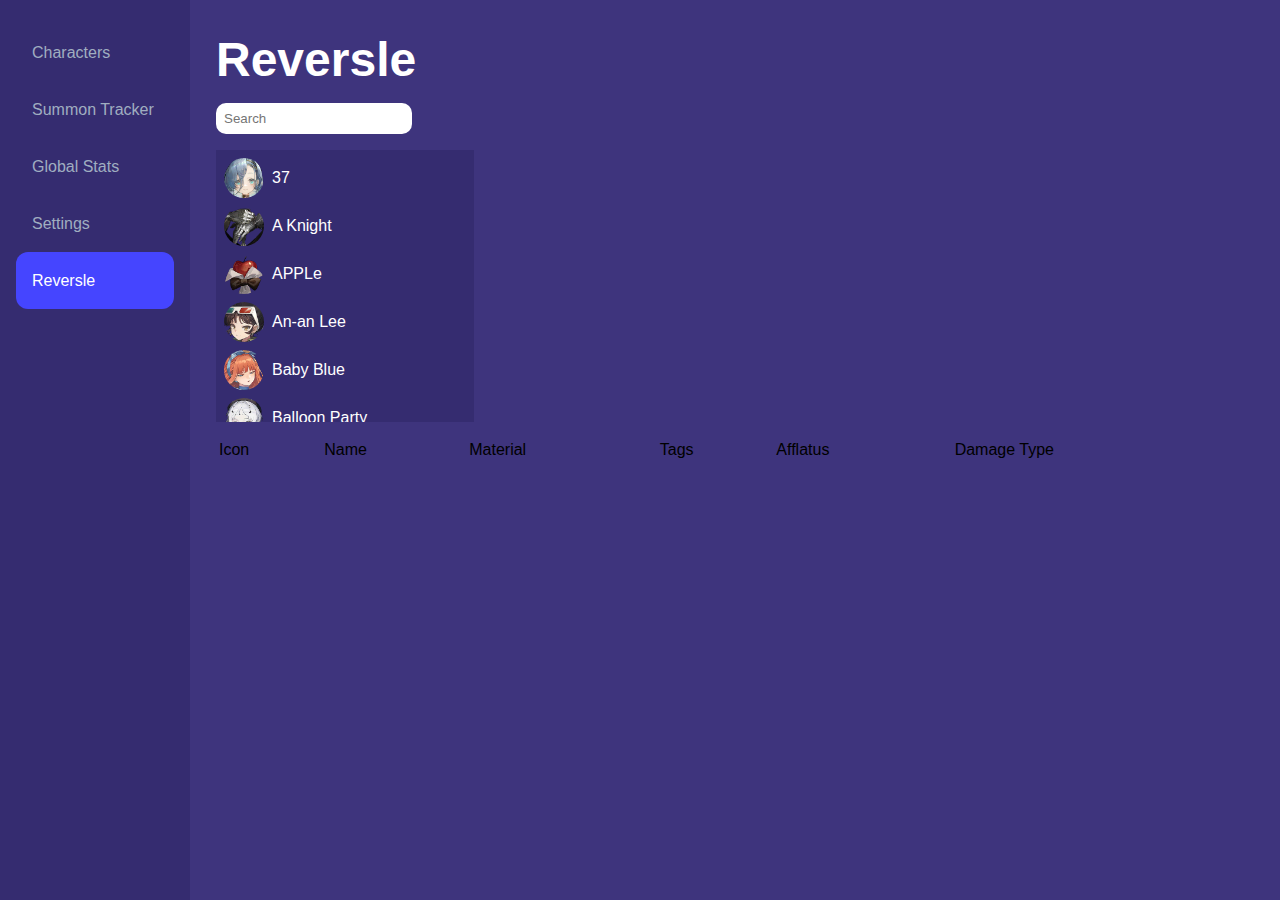
<file: reversle.html>
<!DOCTYPE html>

<html>
    <head>
        <title>Reversle</title>
        <link rel="icon" type="image/x-icon" href="images/favicon.ico">
        <link rel="stylesheet" href="styles/reversle.css">
        <link rel="stylesheet" href="styles/sidebar.css">
    </head>
    <body>
        <div class="sidebar">
            <div class="flex-column">
                <a class="sidebar-link" href="characters.html">Characters</a>
                <a class="sidebar-link" href="/">Summon Tracker</a>
                <a class="sidebar-link" href="global_stats.html">Global Stats</a>
                <a class="sidebar-link" href="settings.html">Settings</a>
                <a class="sidebar-link" style="background-color: rgb(69, 69, 255); color: white;" href="reversle.html">Reversle</a>
            </div>
        </div>
        
        <main>
            <h1>Reversle</h1>
            <input class="search-bar" placeholder="Search">
            <div class="character-cards">
                <div class="card">
                    <img class="character-img" src="images/characters/icon/37_Icon.png">
                    <div>37</div>
                </div>
                <div class="card">
                    <img class="character-img" src="images/characters/icon/A_Knight_Icon.png">
                    <div>A Knight</div>
                </div>
                <div class="card">
                    <img class="character-img" src="images/characters/icon/APPLe_Icon.png">
                    <div>APPLe</div>
                </div>
                <div class="card">
                    <img class="character-img" src="images/characters/icon/An-an_Lee_Icon.png">
                    <div>An-an Lee</div>
                </div>
                <div class="card">
                    <img class="character-img" src="images/characters/icon/Baby_Blue_Icon.png">
                    <div>Baby Blue</div>
                </div>
                <div class="card">
                    <img class="character-img" src="images/characters/icon/Balloon_Party_Icon.png">
                    <div>Balloon Party</div>
                </div>
                <div class="card">
                    <img class="character-img" src="images/characters/icon/Bette_Icon.png">
                    <div>Bette</div>
                </div>
                <div class="card">
                    <img class="character-img" src="images/characters/icon/Bkornblume_Icon.png">
                    <div>Bkornblume</div>
                </div>
                <div class="card">
                    <img class="character-img" src="images/characters/icon/Blonney_Icon.png">
                    <div>Blonney</div>
                </div>
                <div class="card">
                    <img class="character-img" src="images/characters/icon/Bunny_Bunny_Icon.png">
                    <div>Bunny Bunny</div>
                </div>
                <div class="card">
                    <img class="character-img" src="images/characters/icon/Centurion_Icon.png">
                    <div>Centurion</div>
                </div>
                <div class="card">
                    <img class="character-img" src="images/characters/icon/Charlie_Icon.png">
                    <div>Charlie</div>
                </div>
                <div class="card">
                    <img class="character-img" src="images/characters/icon/Click_Icon.png">
                    <div>Click</div>
                </div>
                <div class="card">
                    <img class="character-img" src="images/characters/icon/Cristallo_Icon.png">
                    <div>Cristallo</div>
                </div>
                <div class="card">
                    <img class="character-img" src="images/characters/icon/Darley_Clatter_Icon.png">
                    <div>Darley Clatter</div>
                </div>
                <div class="card">
                    <img class="character-img" src="images/characters/icon/Diggers_Icon.png">
                    <div>Diggers</div>
                </div>
                <div class="card">
                    <img class="character-img" src="images/characters/icon/Dikke_Icon.png">
                    <div>Dikke</div>
                </div>
                <div class="card">
                    <img class="character-img" src="images/characters/icon/Door_Icon.png">
                    <div>Door</div>
                </div>
                <div class="card">
                    <img class="character-img" src="images/characters/icon/Druvis_III_Icon.png">
                    <div>Druvis III</div>
                </div>
                <div class="card">
                    <img class="character-img" src="images/characters/icon/Eagle_Icon.png">
                    <div>Eagle</div>
                </div>
                <div class="card">
                    <img class="character-img" src="images/characters/icon/Erick_Icon.png">
                    <div>Erick</div>
                </div>
                <div class="card">
                    <img class="character-img" src="images/characters/icon/Eternity_Icon.png">
                    <div>Eternity</div>
                </div>
                <div class="card">
                    <img class="character-img" src="images/characters/icon/Horropedia_Icon.png">
                    <div>Horropedia</div>
                </div>
                <div class="card">
                    <img class="character-img" src="images/characters/icon/Jessica_Icon.png">
                    <div>Jessica</div>
                </div>
                <div class="card">
                    <img class="character-img" src="images/characters/icon/John_Titor_Icon.png">
                    <div>John Titor</div>
                </div>
                <div class="card">
                    <img class="character-img" src="images/characters/icon/Kaalaa_Baunaa_Icon.png">
                    <div>Kaalaa Baunaa</div>
                </div><div class="card">
                    <img class="character-img" src="images/characters/icon/Kanjira_Icon.png">
                    <div>Kanjira</div>
                </div>
                <div class="card">
                    <img class="character-img" src="images/characters/icon/La_Source_Icon.png">
                    <div>La Source</div>
                </div>
                <div class="card">
                    <img class="character-img" src="images/characters/icon/Leilani_Icon.png">
                    <div>Leilani</div>
                </div>
                <div class="card">
                    <img class="character-img" src="images/characters/icon/Lilya_Icon.png">
                    <div>Lilya</div>
                </div>
                <div class="card">
                    <img class="character-img" src="images/characters/icon/Matilda_Icon.png">
                    <div>Matilda Bouanich</div>
                </div>
                <div class="card">
                    <img class="character-img" src="images/characters/icon/Medicine_Pocket_Icon.png">
                    <div>Medicine Pocket</div>
                </div>
                <div class="card">
                    <img class="character-img" src="images/characters/icon/Melania_Icon.png">
                    <div>Melania</div>
                </div>
                <div class="card">
                    <img class="character-img" src="images/characters/icon/Mesmer_Jr._Icon.png">
                    <div>Mesmer Jr.</div>
                </div>
                <div class="card">
                    <img class="character-img" src="images/characters/icon/Mondlicht_Icon.png">
                    <div>Mondlicht</div>
                </div>
                <div class="card">
                    <img class="character-img" src="images/characters/icon/Ms._Moissan_Icon.png">
                    <div>Ms. Moissan</div>
                </div>
                <div class="card">
                    <img class="character-img" src="images/characters/icon/Ms._NewBabel_Icon.png">
                    <div>Ms. NewBabel</div>
                </div>
                <div class="card">
                    <img class="character-img" src="images/characters/icon/Ms._Radio_Icon.png">
                    <div>Ms. Radio</div>
                </div>
                <div class="card">
                    <img class="character-img" src="images/characters/icon/Necrologist_Icon.png">
                    <div>Necrologist</div>
                </div>
                <div class="card">
                    <img class="character-img" src="images/characters/icon/Nick_Bottom_Icon.png">
                    <div>Nick Bottom</div>
                </div>
                <div class="card">
                    <img class="character-img" src="images/characters/icon/ONiON_Icon.png">
                    <div>ONiON</div>
                </div>
                <div class="card">
                    <img class="character-img" src="images/characters/icon/Oliver_Fog_Icon.png">
                    <div>Oliver Fog</div>
                </div>
                <div class="card">
                    <img class="character-img" src="images/characters/icon/Pavia_Icon.png">
                    <div>Pavia</div>
                </div>
                <div class="card">
                    <img class="character-img" src="images/characters/icon/Pickles_Icon.png">
                    <div>Pickles</div>
                </div>
                <div class="card">
                    <img class="character-img" src="images/characters/icon/Poltergeist_Icon.png">
                    <div>Poltergeist</div>
                </div>
                <div class="card">
                    <img class="character-img" src="images/characters/icon/Rabies_Icon.png">
                    <div>Rabies</div>
                </div>
                <div class="card">
                    <img class="character-img" src="images/characters/icon/Regulus_Icon.png">
                    <div>Regulus</div>
                </div>
                <div class="card">
                    <img class="character-img" src="images/characters/icon/Satsuki_Icon.png">
                    <div>Satsuki</div>
                </div>
                <div class="card">
                    <img class="character-img" src="images/characters/icon/Shamane_Icon.png">
                    <div>Shamane</div>
                </div>
                <div class="card">
                    <img class="character-img" src="images/characters/icon/Sonetto_Icon.png">
                    <div>Sonetto</div>
                </div>
                <div class="card">
                    <img class="character-img" src="images/characters/icon/Sotheby_Icon.png">
                    <div>Sotheby</div>
                </div>
                <div class="card">
                    <img class="character-img" src="images/characters/icon/Sputnik_Icon.png">
                    <div>Sputnik</div>
                </div>
                <div class="card">
                    <img class="character-img" src="images/characters/icon/Sweetheart_Icon.png">
                    <div>Sweetheart</div>
                </div>
                <div class="card">
                    <img class="character-img" src="images/characters/icon/TTT_Icon.png">
                    <div>TTT</div>
                </div>
                <div class="card">
                    <img class="character-img" src="images/characters/icon/Tennant_Icon.png">
                    <div>Tennant</div>
                </div>
                <div class="card">
                    <img class="character-img" src="images/characters/icon/The_Fool_Icon.png">
                    <div>The Fool</div>
                </div>
                <div class="card">
                    <img class="character-img" src="images/characters/icon/Tooth_Fairy_Icon.png">
                    <div>Tooth Fairy</div>
                </div>
                <div class="card">
                    <img class="character-img" src="images/characters/icon/Twins_Sleep_Icon.png">
                    <div>Twins Sleep</div>
                </div>
                <div class="card">
                    <img class="character-img" src="images/characters/icon/Voyager_Icon.png">
                    <div>Voyager</div>
                </div>
                <div class="card">
                    <img class="character-img" src="images/characters/icon/X_Icon.png">
                    <div>X</div>
                </div>
                <div class="card">
                    <img class="character-img" src="images/characters/icon/aliEn_T_Icon.png">
                    <div>aliEn T</div>
                </div>
                <div class="card">
                    <img class="character-img" src="images/characters/icon/Зима_Icon.png">
                    <div>Зима</div>
                </div>
            </div>
            <table class="guess-table">
                <thead>
                    <tr>
                        <td>Icon</td>
                        <td>Name</td>
                        <td>Material</td>
                        <td>Tags</td>
                        <td>Afflatus</td>
                        <td>Damage Type</td>
                    </tr>
                </thead>
                <tbody class="guess-list">

                </tbody>
            </table>
        </main>

        <script type="module" src="scripts/reversle.js"></script>
    </body>
</html>
</file>
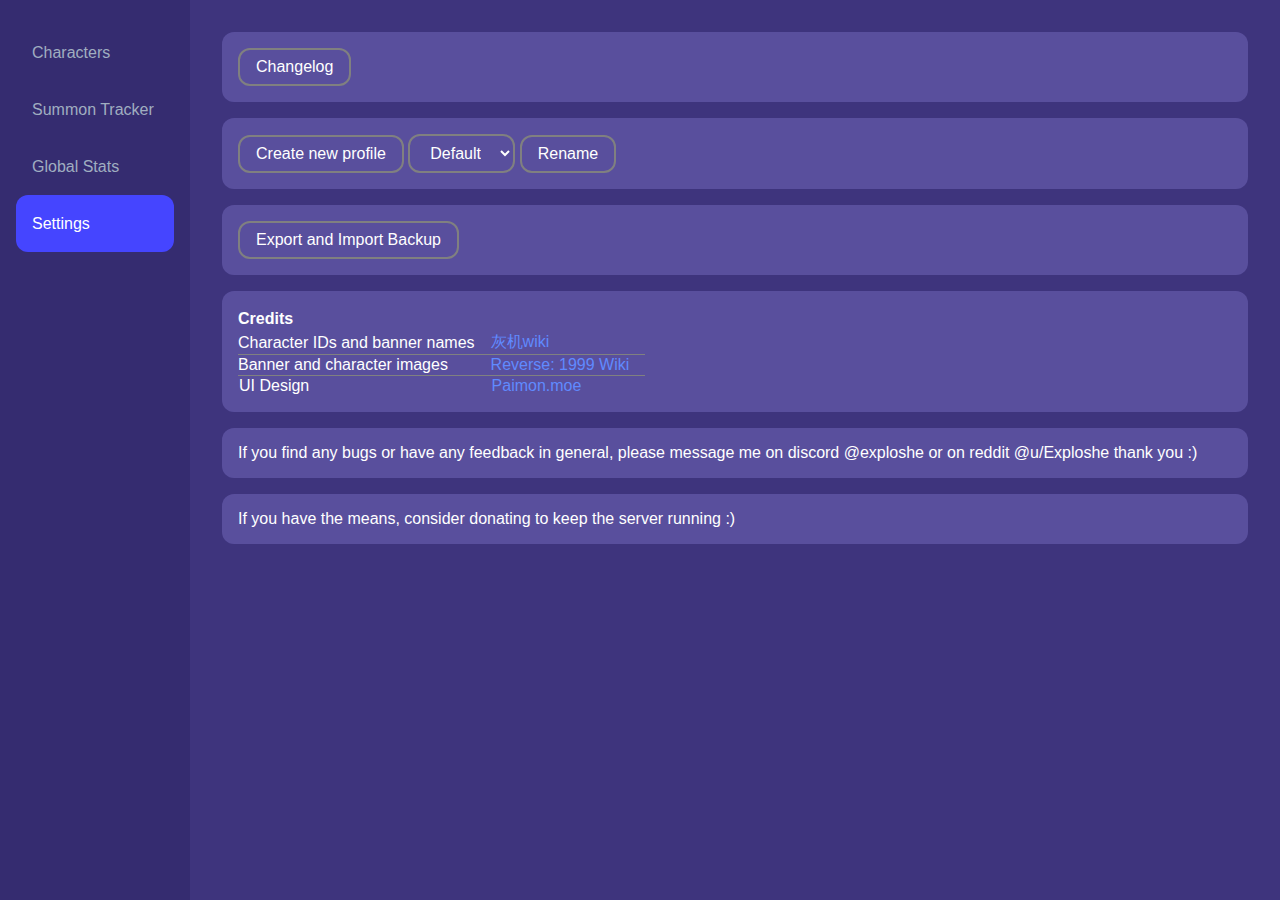
<file: settings.html>
<!DOCTYPE html>

<html>
    <head>
        <title>Settings</title>
        <link rel="icon" type="image/x-icon" href="images/favicon.ico">
        <link rel="stylesheet" href="styles/settings.css">
        <link rel="stylesheet" href="styles/sidebar.css">
    </head>
    <body>
        <div class="sidebar">
            <div class="flex-column">
                <a class="sidebar-link" href="characters.html">Characters</a>
                <a class="sidebar-link" href="/">Summon Tracker</a>
                <a class="sidebar-link" href="global_stats.html">Global Stats</a>
                <a class="sidebar-link" style="background-color: rgb(69, 69, 255); color: white;" href="settings.html">Settings</a>
            </div>
        </div>
        <div class="flex-column main">
            <div class="main-section">
                <button class="changelog-button">Changelog</button>
            </div>
            <div class="main-section">
                <button class="create-profile">Create new profile</button>
                <select class="dropdown-button"></select>
                <button class="rename-button">Rename</button>
                <button class="delete-profile">Delete</button>
            </div>
            <div class="main-section">
                <button class="export-import-button">Export and Import Backup</button>
            </div>
            <div class="main-section">
                <p class="credits-title">Credits</p>
                <table class="credits-table">
                    <tr class="credits-table-row">
                        <td>Character IDs and banner names</td>
                        <td><a class="credits-table-link" href="https://res1999.huijiwiki.com/wiki/%E9%A6%96%E9%A1%B5">灰机wiki</a></td>
                    </tr>
                    <tr class="credits-table-row">
                        <td>Banner and character images</td>
                        <td><a class="credits-table-link" href="https://reverse1999.fandom.com/wiki/Reverse:_1999_Wiki">Reverse: 1999 Wiki</a></td>
                    </tr>
                    <tr>
                        <td>UI Design</td>
                        <td><a class="credits-table-link" href="https://paimon.moe/">Paimon.moe</a></td>
                    </tr>
                </table>
            </div>
            <div class="main-section">If you find any bugs or have any feedback in general, please message me on discord @exploshe or on reddit @u/Exploshe thank you :)</div>
            <div class="main-section">
                If you have the means, consider donating to keep the server running :)
                <script type='text/javascript' src='https://storage.ko-fi.com/cdn/widget/Widget_2.js'></script><script type='text/javascript'>kofiwidget2.init('Support Me on Ko-fi', '#29abe0', 'F1F4UVPET');kofiwidget2.draw();</script> 
            </div>
        </div>
        <div class="overlay js-export-import-overlay">
            <div class="modal js-export-import-modal">
                <div class="modal-inner export-section">
                    Export Backup
                    <button class="download-button">Download Data</button>
                </div>
                <div class="modal-inner">
                    Import Backup
                    <span style="display: block; color: red; padding: 4px 0px;">This will replace your data!</span>
                    <button for="input-file" class="input-json-button">Select JSON File</button>
                    <div class="import-result"></div>
                </div>
                <input type="file" accept="JSON" class="input-file" id="input-file">
            </div>
        </div>
        <div class="overlay js-changelog-overlay">
            <div class="modal js-changelog-modal">
                Changelog
                <pre class="js-changelog-txt"></pre>
            </div>
        </div>
        <div class="overlay js-create-profile-overlay">
            <div class="modal js-create-profile-modal flex-column" style="row-gap: 16px;">
                New Profile
                <input placeholder="Name" class="input-profile-name">
                <button class="actual-create-profile">Create</button>
            </div>
        </div>
        <div class="overlay js-delete-profile-overlay">
            <div class="modal js-delete-profile-modal flex-column" style="row-gap: 16px;">
                Delete Profile
                <span class="delete-text">This will delete <span class="js-selected-profile" style="font-weight: bold;"></span> and its summon history.<br>Are you sure you want to continue?</span>
                <div class="cancel-delete-wrapper">
                    <button class="cancel">Cancel</button>
                    <button class="actual-delete-profile">Delete</button>
                </div>
            </div>
        </div>
        <div class="overlay js-rename-profile-overlay">
            <div class="modal js-rename-profile-modal flex-column" style="row-gap: 16px;">
                Rename Profile
                <input placeholder="Name" class="rename-profile">
                <button class="actual-rename-profile">Rename</button>
            </div>
        </div>

        <script type="module" src="scripts/settings.js"></script>
    </body>
</html>
</file>
<file: styles/summon_tracker.css>
body {
    background-color: rgb(62, 52, 125);
    font-family: Arial, sans-serif;
    padding-left: 190px;
    margin: 0px;
}

p {
    color: white;
    font-size: 22px;
    margin-top: 0px;
    margin-bottom: 18px;
}

.banner {
    border-radius: 10px;
    background-color: rgb(89, 79, 157);
    display: flex;
    flex-direction: column;
    padding: 16px;
    height: min-content;
}

.banner-stats {
    display: flex;
    flex-direction: row;
    background-color: rgb(53, 44, 112);
    border-radius:10px;
    padding: 16px;
    margin-bottom: 8px;
    align-items: center;
}

.inner-section {
    display: flex;
    color: white;
    font-size: 16px;
    flex: 1;
    justify-items: center;
    flex-direction: column;
    line-height: 24px;
}

.lifetime-pulls {
    display: flex;
    text-align: right;
    color: white;
    font-size: 30px;
    font-weight: bold;
}

.banner-wrapper {
    display: grid;
    grid-template-columns: 1fr 1fr;
    max-width: 808px;
    gap: 16px;
    height: min-content;
}

/* @media screen and (max-width: 800px) and (min-width: 400px) {
    .banner-wrapper {
        grid-template-columns: 1fr;
    }

    body {
        padding-left: 0px;
        padding-top: 90px;
    }
} */

.orange-pity, .yellow-pity {
    display: flex;
    text-align: right;
    color: orange;
    font-size: 30px;
    font-weight: bold;
    margin-left: 16px;
}

.yellow-pity {
    color: yellow;
}

.summon-tracker {
    padding-left: 32px;
    padding-top: 32px;
}

.header {
    display: flex;
    flex-direction: row;
    padding-bottom: 30px;
}

a {
    align-self: center;
}

.Auto-Import {
    background-color: rgb(62, 52, 125);
    border-style: solid;
    border-color: gray;
    color: white;
    border-radius: 8px;
    width: 150px;
    height: 40px;
    font-size: 16px;
    cursor: pointer;
}

.Auto-Import:hover {
    border-color: rgb(78, 124, 255);
}

.Title {
    color: white;
    font-size: 48px;
    font-weight: bold;
    padding-right: 14px;
}

.guaranteed, .jiu-guaranteed {
    background-color: orange;
    display: flex;
    align-items: center;
    position: relative;
    border-radius: 10px;
    padding-left: 6px;
    padding-right: 6px;
    padding-top: 0px;
    padding-bottom: 1px;
    display: none;
}

.guaranteed .tooltip, .jiu-guaranteed .tooltip {
    position: absolute;
    background-color: orange;
    bottom: -60px;
    right: 0px;
    font-size: 14px;
    padding: 8px;
    width: 250px;
    border-radius: 12px;
    border: 2px solid rgb(53, 44, 112);
    opacity: 0;
    pointer-events: none;
}

.guaranteed:hover .tooltip, .jiu-guaranteed:hover .tooltip {
    opacity: 1;
}

.guaranteed-at-seventy, .clear-drop-count {
    color: rgb(113, 128, 150);
    line-height: 24px;
}

.clear-drop-container {
    display: flex;
}

.clear-drop {
    width: 22px;
}

.banner-history{
    display: none;
    color:white;
    font-size: 14px;
    border-spacing: 0px;
}

.history-header {
    text-align: left;
    padding-bottom: 4px;
}

td, th {
    padding-top: 4px;
    padding-bottom: 4px;
    border-bottom-style: solid;
    border-bottom-width: 1px;
    border-bottom-color: gray;
}

.banner-history-time {
    font-size: 12px;
}

.banner-history-name-6star {
    color: orange;
}

.banner-history-name-5star{
    color: yellow;
}

.js-limited-banner-show-history, .js-standard-banner-show-history, .js-jiu-banner-show-history {
    color: white;
    text-align: center;
    font-weight: bold;
    cursor: pointer;
}

.limited-filter-buttons, .standard-filter-buttons, .jiu-filter-buttons {
    margin-top: 12px;
    margin-bottom: 2px;
    display: none;
}

.js-limited-show-6stars-button-true, .js-standard-show-6stars-button-true, .js-jiu-show-6stars-button-true { 
    background-color: orange;
}
.js-limited-show-5stars-button-true, .js-standard-show-5stars-button-true, .js-jiu-show-5stars-button-true {
    background-color: yellow;
}
.js-limited-show-432stars-button-true, .js-standard-show-432stars-button-true, .js-jiu-show-432stars-button-true {
    background-color: green;
}

.js-limited-show-6stars-button-true, .js-limited-show-5stars-button-true, .js-limited-show-432stars-button-true,
.js-standard-show-6stars-button-true, .js-standard-show-5stars-button-true, .js-standard-show-432stars-button-true,
.js-jiu-show-6stars-button-true, .js-jiu-show-5stars-button-true , .js-jiu-show-432stars-button-true  {
    border-style: none;
    color: black;
    font-size: 16px;
    border-radius: 50px;
    padding: 4px 16px;
    margin-right: 4px;
    cursor: pointer;
}

.js-limited-show-6stars-button-false, .js-limited-show-5stars-button-false, .js-limited-show-432stars-button-false, 
.js-standard-show-6stars-button-false, .js-standard-show-5stars-button-false, .js-standard-show-432stars-button-false,
.js-jiu-show-6stars-button-false, .js-jiu-show-5stars-button-false , .js-jiu-show-432stars-button-false {
    background-color: rgb(89, 79, 157);
    border-style: solid;
    color: white;
    font-size: 16px;
    border-radius: 50px;
    padding: 2px 14px;
    border-width: 2px;
    margin-right: 4px;
    cursor: pointer;
}

.graph {
    border-radius: 10px;
    background-color: rgb(89, 79, 157);
    display: none;
    width: 400px;
    margin-bottom: 100px;
}

.banner-extra-stats-table {
    border-spacing: 0px;
}

.banner-extra-stats-table tr th{
    color: rgb(203, 213, 224);
    text-align: right;
    font-weight: normal;
    font-size: 14px;
    border-bottom-style: solid;
    border-bottom-width: 1px
}

.banner-extra-stats-table tr .banner-extra-stats-title {
    color: white;
    text-align: left;
    font-weight: bold;
    font-size: 16px;
}

.banner-extra-stats-6star-row {
    color: orange;
    text-align: right;
}

.banner-extra-stats-5star-row {
    color: yellow;
    text-align: right;
}

.standard-banner-extra-stats-5star-row td {
    border-bottom-style: none;
}

.six-star-list {
    margin-top: 6px;
}

.six-star-list-elements {
    border-style: solid;
    border-width: 1px;
    padding: 2px 8px;
    border-radius: 50px;
    margin-right: 4px;
    line-height: 28px;
    white-space: nowrap;
    color: rgb(203, 213, 224);
    border-color: rgb(160, 174, 192);
}

.won-5050 {
    border-color: orange;
}

.banner-selection {
    height: min-content;
    background-color: rgb(89, 79, 157);
    max-width: 416px;
    border-radius: 10px;
    display: grid;
    grid-template-columns: 1fr 1fr 1fr 1fr;
    padding: 8px;
    flex-wrap: wrap;
    gap: 4px;
}

.banner-selection div {
    background-color: rgb(53, 44, 112);
    border-radius: 10px;
    padding: 4px;
    color: white;
    text-wrap: nowrap;
    cursor: pointer;
    border-style: solid;
    border-color: rgb(53, 44, 112);
    border-width: 1px;
    align-self: center;
    display: flex;
    align-items: center;
}

.banner-selection .all-button {
    padding: 11px 38px;
    font-size: 20px;
}

.banner-selection .selected {
    border-color: white;
}

.banner-selection img {
    width: 90px;
    border-radius: 4px;
}

.flex {
    display: flex;
    flex-direction: row;
}

.flex-column {
    display: flex;
    flex-direction: column;
}

.side-wrapper {
    margin-left: 16px;
    gap: 16px;
}

.flex-column .banner-history {
    display: table;
}

.beginner-title {
    align-self: center; 
    margin-bottom: 4px;
}

.border-bottom-style-solid {
    border-bottom-style: solid;
    border-bottom-width: 1px;
    border-bottom-color: gray;
}

.border-bottom-style-none {
    border-bottom-style: none;
}

.global-stats {
    color: white;
}

.global-stats-header {
    align-self: center;
    padding-bottom: 16px;
    font-size: 18px;
}

.global-stats-description {
    color: rgb(113, 128, 150);
    font-size: 14px;
    line-height: 80%;
}

.top-bottom {
    font-size: 14px;
    font-weight: bold;
    line-height: 80%;
    align-self: center;
}

.percentage {
    font-size: 30px;
    font-weight: bold;
    line-height: 80%;
}

.global-stats-banner-type-buttons {
    align-self: center;
}
</file>
<file: styles/sidebar.css>
.flex-column {
    display: flex;
    flex-direction: column;
}

.sidebar {
    font-family: Arial, sans-serif;
    background-color: rgb(53, 44, 112);
    position: fixed;
    left: 0px;
    top: 0px;
    bottom: 0px;
    width: 190px;
}

.sidebar .flex-column {
    padding-top: 24px;
    padding-left: 16px;
    padding-right: 16px;
}

.sidebar-link {
    padding: 12px 16px;
    transition: 150ms;
    align-self: stretch;
    text-decoration: none;
    color: rgb(160 174 192);
    border-style: none;
    border-radius: 12px;
    line-height: 33px;
}

.sidebar-link:hover {
    color: white;
    transition-duration: 150ms;
}
</file>
<file: styles/auto_import.css>
body {
    background-color: rgb(62, 52, 125);
    color: white;
    font-family: Arial, sans-serif;
    font-size: 22;
    margin-left: 26px;
    margin-top: 22px;
    padding-left: 190px;
}

h1 {
    font-size: 48px;
    margin-top: 0px;
}

button {
    cursor: pointer;
}

.import-directions {
    display: flex;
    flex-direction: column;
    margin-left: 0px;
    gap: 6px;
}

.steps {
    display: flex;
    flex-direction: row;
    margin-bottom: 4px;
    align-items: center;
}

.step-number {
    border-style: solid;
    border-radius: 50px;
    padding: 4px 8px;
    margin-right: 10px;
    align-self: flex-start;
}

.platform-buttons {
    margin-bottom: 10px;
}

.platform-buttons button {
    width: 100px;
    padding: 4px;
    font-size: 16px;
    border-radius: 10px;
    border-style: none;
    margin-right: 8px;
    background-color: transparent;
    border-style: solid;
    border-width: 2px;
    border-color: gray;
    color: white;
}

.platform-buttons button:hover {
    border-color: rgb(78 124 255);
}

.platform-buttons .selected {
    background-color: rgb(78 124 255);
    border-color: rgb(78 124 255);
    color: black;
}

img {
    margin-top: 14px;
}

.link {
    width: 200px;
    font-size: 16px;
    border-radius: 10px;
    border-width: 2px;
    border-style: solid;
    border-color: rgb(53, 44, 112);
    padding: 8px 10px;
    background-color: rgb(53, 44, 112);
    color: white;
}

input:focus {
    outline: none;
    border-color: rgb(78 124 255);
}

.js-import-button {
    font-size: 16px;
    padding: 6px 16px;
    border-radius: 10px;
    border-style: solid;
    border-color: gray;
    border-width: 2px;
    color: rgb(0, 255, 0);
    background-color: transparent;
    margin-left: 10px;
    margin-right: 10px;
}

.js-import-button:hover {
    border-color: rgb(0, 255, 0);
}

.js-import-result {
    padding: 16px;
    border-style: none;
    border-radius: 10px;
    width: 206px;
    text-align: center;
    display: none;
    margin-top: 6px;
    font-weight: bold;
}

.success {
    background-color: rgb(0, 255, 0);
    color: black;
    display: block;
}

.failure {
    background-color: rgb(252, 129, 129);
    display: flex;
    align-items: center;
    column-gap: 16px;
}

.container {
    display: flex;
    cursor: pointer;
    align-items: center;
}

.checkbox {
    width: 20px;
    height: 20px;
}

.import-wrapper {
    display: flex;
    flex-direction: row;
    align-items: center;
    margin-top: 8px;
    margin-bottom: 8px;
}

.server-down {
    background-color: lightpink;
    max-width: 675px;
    color: black;
    padding: 8px;
    display: none;
}

.exclamation {
    display: flex;
    align-items: center;
    justify-content: center;
    background-color: rgb(219, 171, 76);
    color: white;
    font-weight: 600;
    border-radius: 100px;
    width: 28px;
    height: 28px;
    margin-right: 4px;
    font-size: 24px;
}
</file>
<file: styles/characters.css>
body {
    background-color: rgb(62, 52, 125);
    font-family: Arial, sans-serif;
    padding-left: 216px;
    margin: 0px;
    padding-top: 32px;
}

h1 {
    font-size: 48px;
    color: white;
    margin-bottom: 4px;
    margin-top: 0px;
}

.flex-row {
    display: flex;
    flex-direction: row;
}

a {
    display: flex;
    flex-direction: column;
}

.characters {
    max-width: 1106px;
    flex-wrap: wrap;
    justify-content: center;
    margin-top: 16px;
    row-gap: 16px;
    column-gap: 16px;
}

.characters a {
    position: relative;
}

.character-img {
    width: 96px;
    border-top-left-radius: 10px;
    border-top-right-radius: 10px;
}

.character-name {
    background-color: rgb(89, 79, 157); 
    color: white; 
    text-align: center;
    border-bottom-left-radius: 10px;
    border-bottom-right-radius: 10px;
    padding: 4px 0px;
    width: 96px;
    overflow: hidden;
    text-overflow: ellipsis;
    white-space: nowrap;
    font-size: 14px;
}

.position-absolute {
    position: absolute;
}

.character-afflatus {
    left: 6px;
    top: -4px;
    width: 22px;
}

.character-portray {
    right: 5px;
    top: 5px;
    background-color: rgba(0, 0, 0, 0.75);
    color: white;
    border-radius: 10px;
    padding: 0px 4px;
    font-size: 14px;
}

.stars6 {
    background-color: rgb(224,154,37);
}

.stars5 {
    background-color: rgb(228,199,128);
}

.stars4 {
    background-color: rgb(106,73,114);
}

.stars3 {
    background-color: rgb(84,92,125);
}

.stars2 {
    background-color: rgb(73,100,65);
}

.sort-filter-bar {
    column-gap: 4px;
}

.sort-filter-bar div {
    display: flex;
    width: 36px;
    height: 36px;
    border-style: solid;
    border-width: 2px;
    border-radius: 10px;
    border-color: black;
    padding: 4px;
    justify-content: center;
    align-items: center;
    background-color: rgb(222, 222, 222);
    cursor: pointer;
    opacity: 0.7;
}

.sort-filter-bar div:hover {
    opacity: 1;
}

.sort-filter-bar div img {
    max-height: 28px;
    max-width: 28px;
}

.stars {
    font-size: 38px;
    line-height: 0px;
}

.sort-filter-bar .selected {
    opacity: 1;
    border-color: white;
}

.edit {
    background-color: rgb(62, 52, 125);
    border-style: solid;
    border-color: gray;
    color: white;
    border-radius: 8px;
    width: 80px;
    height: 40px;
    font-size: 16px;
    cursor: pointer;
}

.edit:hover {
    border-color: rgb(78, 124, 255);
}
</file>
<file: styles/characters_edit.css>
body {
    background-color: rgb(62, 52, 125);
    font-family: Arial, sans-serif;
    padding-left: 216px;
    margin: 0px;
    padding-top: 32px;
    padding-bottom: 32px;
}

main {
    display: flex;
    flex-direction: column;
    row-gap: 16px;
}

h1 {
    margin-top: 32px;
    font-size: 48px;
    color: white;
    margin: 0px;
}

.search-bar {
    padding: 8px;
    border-radius: 10px;
    border-style: none;
    max-width: 180px;
}

.search-bar:focus-visible {
    outline: none;
}

.character-cards {
    display: flex;
    flex-direction: column;
    max-height: 264px;
    overflow-y: auto;
    row-gap: 8px;
    max-width: 250px;
    background-color: rgb(53, 44, 112);
    padding-left: 8px;
    padding-top: 8px;
}

.card {
    display: flex;
    flex-direction: row;
    align-items: center;
    column-gap: 8px;
    color: white;
}

.card:hover {
    background-color: rgb(75, 65, 142);
    cursor: pointer;
}

.character-img {
    height: 40px;
    border-radius: 20px;
}

.num-input {
    height: 40px;
    width: 100px;
}

.edited-chars-list {
    display: flex;
    flex-direction: column;
    row-gap: 16px;

}

.edited-char {
    display: flex;
    flex-direction: row;
    column-gap: 8px;
}

.num-input {
    border-radius: 0.6rem;
    border-style: solid;
    border-color: white;
    border-width: 2px;
    max-width: 5rem;
    background-color: rgb(53, 44, 112);
    color: white;
    font-size: 16px;
    padding-left: 8px;
}

.num-input:focus {
    outline: none;
}

.delete-button {
    color: red;
    background-color: transparent;
    border-style: solid;
    border-radius: 0.6rem;
    border-color: gray;
    font-size: 16px;
    cursor: pointer;
}

.delete-button:hover {
    border-color: rgb(78, 124, 255);
}

/* .rarity6 {
    border-color: rgb(224,154,37);
    color: rgb(224,154,37);
}

.rarity5 {
    border-color: rgb(228,199,128);
    color: rgb(228,199,128);
}

.rarity4 {
    border-color: rgb(106,73,114);
    color: rgb(106,73,114);
}

.rarity3 {
    border-color: rgb(84,92,125);
    color: rgb(84,92,125);
}

.rarity2 {
    border-color: rgb(73,100,65);
    color: rgb(73,100,65);
} */
</file>
<file: styles/reversle.css>
body {
    background-color: rgb(62, 52, 125);
    font-family: Arial, sans-serif;
    padding-left: 216px;
    margin: 0px;
    padding-top: 32px;
    padding-bottom: 32px;
}

h1 {
    margin-top: 32px;
    font-size: 48px;
    color: white;
    margin: 0px;
}

main {
    display: flex;
    flex-direction: column;
    row-gap: 16px;
}

.search-bar {
    padding: 8px;
    border-radius: 10px;
    border-style: none;
    max-width: 180px;
}

.search-bar:focus-visible {
    outline: none;
}

.character-cards {
    display: flex;
    flex-direction: column;
    max-height: 264px;
    overflow-y: auto;
    row-gap: 8px;
    max-width: 250px;
    background-color: rgb(53, 44, 112);
    padding-left: 8px;
    padding-top: 8px;
}

.card {
    display: flex;
    flex-direction: row;
    align-items: center;
    column-gap: 8px;
    color: white;
}

.card:hover {
    background-color: rgb(75, 65, 142);
    cursor: pointer;
}

.character-img {
    height: 40px;
    border-radius: 20px;
}
</file>
<file: styles/settings.css>
body {
    background-color: rgb(62, 52, 125);
    font-family: Arial, sans-serif;
    padding-left: 190px;
    margin: 0px;
}

.main {
    padding: 32px;
    row-gap: 16px;
}

.main-section {
    background-color: rgb(89, 79, 157);
    max-width: 1000px;
    padding: 16px;
    border-radius: 12px;
    color: white;
    font-size: 16px;
}

button, .dropdown-button {
    background-color: rgb(89, 79, 157);
    color: white;
    padding: 8px 16px;
    border-style: solid;
    border-width: 2px;
    border-radius: 12px;
    border-color: gray;
    font-size: 16px;
}

button:hover, .dropdown-button:hover {
    border-color: rgb(78, 124, 255);
    cursor: pointer;
}

.overlay {
    position: fixed;
    left: 0px;
    top: 0px;
    right: 0px;
    bottom: 0px;
    background-color: rgb(0, 0, 0, 0.5);
    display: none;
    align-items: center;
    justify-content: center;
}

.visible {
    display: flex;
}

.modal {
    background-color: rgb(89, 79, 157);
    color: white;
    padding: 16px;
    border-radius: 12px;
}

.modal-inner {
    background-color: rgb(62, 52, 125);
    padding: 16px;
    border-radius: 12px;
}

.export-section {
    margin-bottom: 16px;
}

.download-button, .input-json-button {
    background-color: rgb(62, 52, 125);
}

.js-changelog-modal {
    height: 50%;
    overflow-y: scroll;
}

.js-changelog-modal::-webkit-scrollbar {
    display: none;
}

.credits-table {
    border-spacing: 0px;
}

.credits-table-row td {
    padding-left: 0px;
    padding-right: 16px;
    border-bottom-style: solid;
    border-bottom-width: 1px;
    border-bottom-color: gray;
}

.credits-table-link {
    color: rgb(96, 138, 255);
    text-decoration: none;
}

.credits-table-link:hover {
    text-decoration: underline;
}

.credits-title {
    font-weight: 600; 
    margin: 0px; 
    line-height: 1.5;
}

.input-file {
    display: none;
}

.download-button {
    margin-left: 8px;
}

.input-json-button {
    height: 38px;
    margin-left: 0px;
}

.import-result {
    border-radius: 12px;
    border-style: none;
    text-align: center;
    padding: 16px;
    margin-top: 8px;
    display: none;
}

.success {
    background-color: rgb(0, 255, 0);
    color: black;
    display: block;
}

.failure {
    background-color: rgb(252, 129, 129);
    display: flex;
    align-items: center;
    column-gap: 16px;
}

.dropdown-button:focus-visible {
    outline: none;
}

.input-profile-name, .rename-profile {
    font-size: 16px;
    border-radius: 10px;
    border-width: 2px;
    border-style: solid;
    border-color: rgb(53, 44, 112);
    padding: 8px 10px;
    background-color: rgb(53, 44, 112);
    color: white;
}

.input-profile-name:focus, .rename-profile:focus {
    outline: none;
    border-color: rgb(78 124 255);
}

.delete-text, .actual-delete-profile {
    color: rgb(255, 65, 65);
}

.cancel-delete-wrapper {
    display: flex;
    column-gap: 8px;
}

.cancel, .actual-delete-profile {
    flex: 1;
}
</file>
